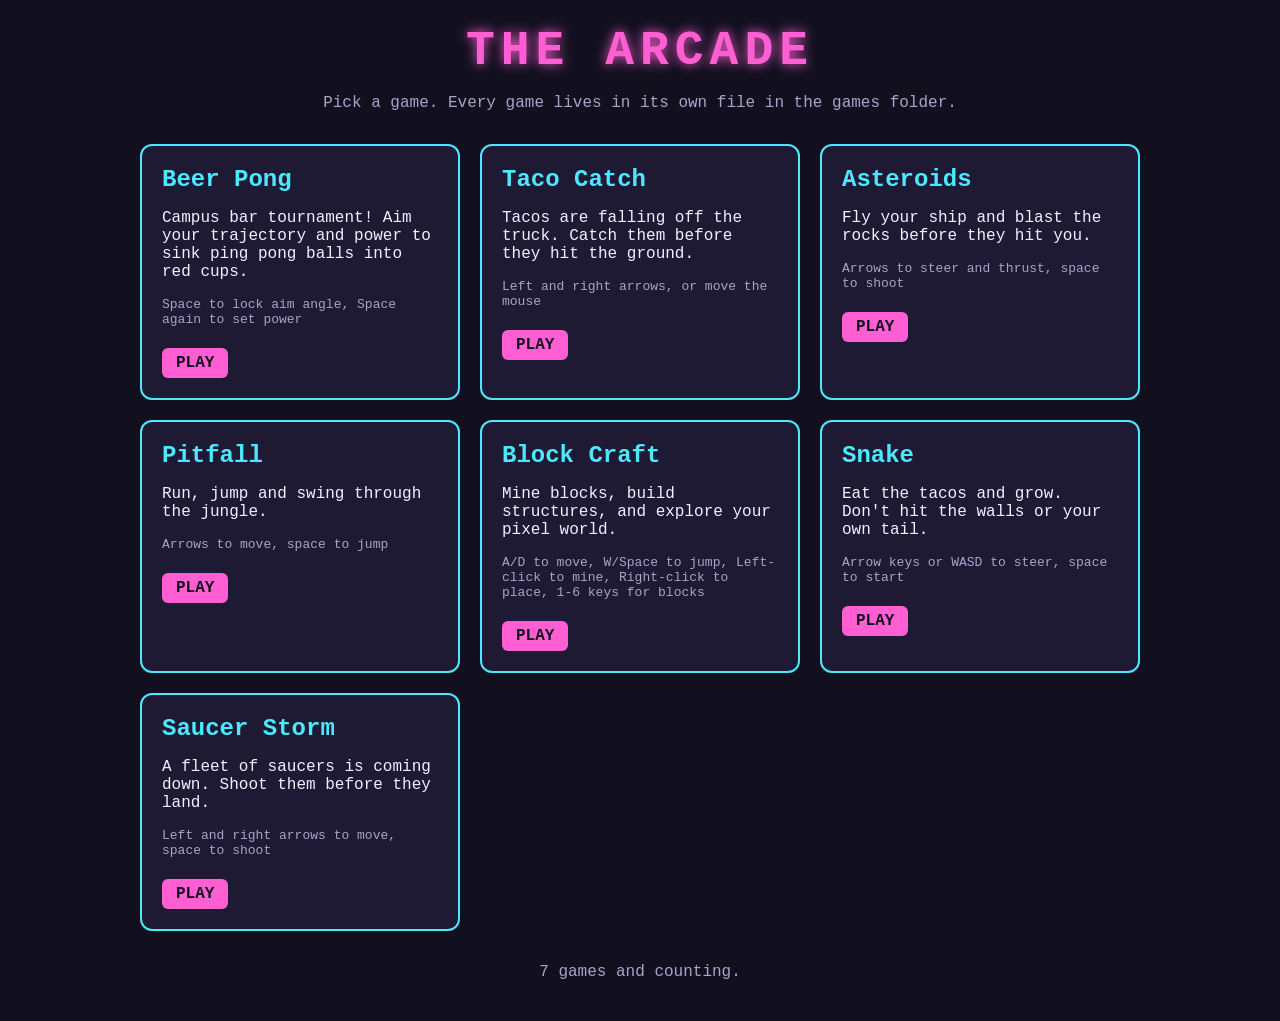
<file: index.html>
<!DOCTYPE html>
<html lang="en">
<head>
  <meta charset="UTF-8">
  <meta name="viewport" content="width=device-width, initial-scale=1.0">
  <title>The Arcade</title>
  <link rel="stylesheet" href="style.css">
</head>
<body>
  <header>
    <h1>THE ARCADE</h1>
    <p>Pick a game. Every game lives in its own file in the games folder.</p>
  </header>

  <main id="game-list"></main>

  <footer>
    <p><span id="game-count"></span> games and counting.</p>
  </footer>

  <!-- games.js holds the list of games. script.js turns that list into cards. -->
  <script src="games.js"></script>
  <script src="script.js"></script>
</body>
</html>
</file>
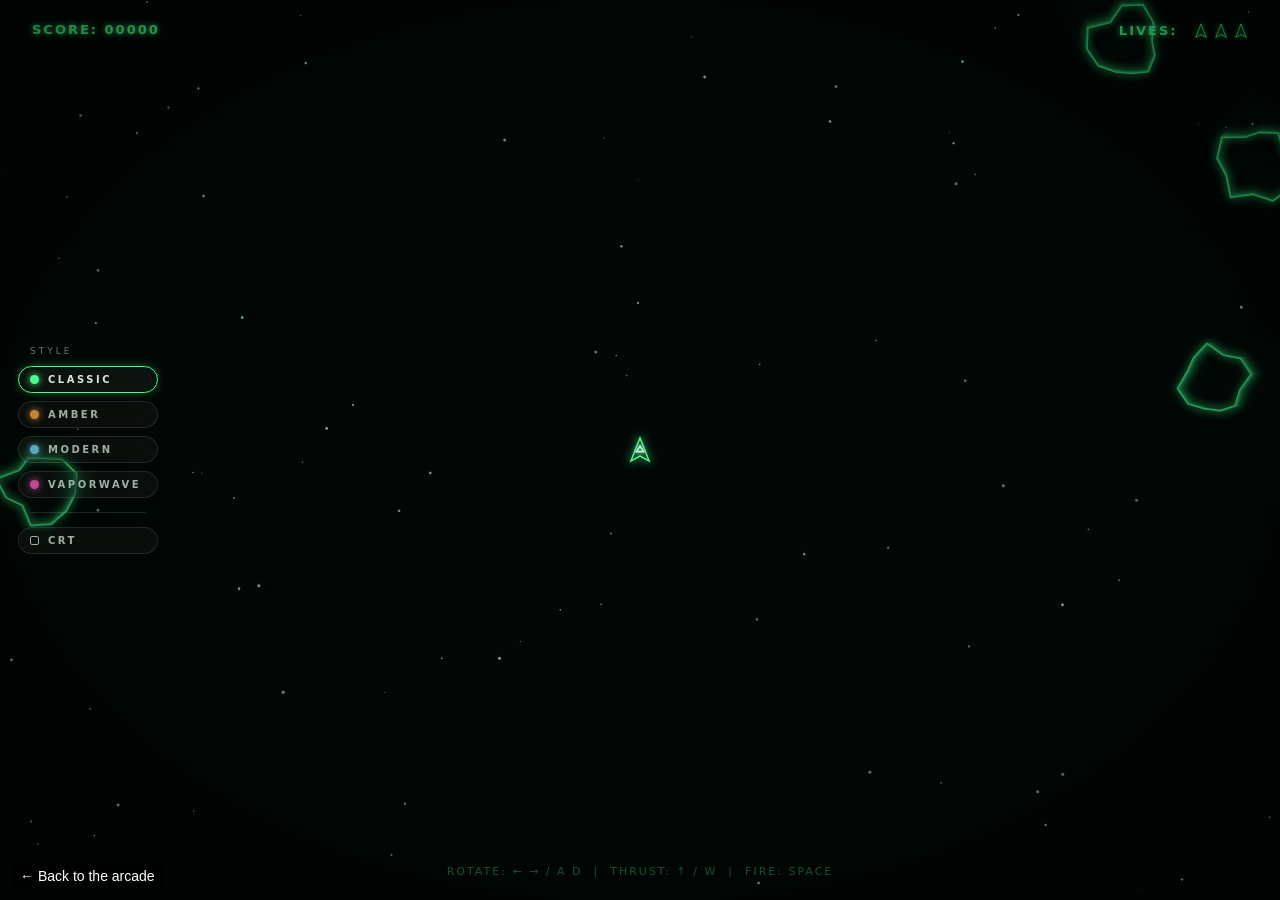
<file: games/asteroids.html>
<!DOCTYPE html>
<html lang="en">
<head>
<meta charset="UTF-8">
<meta name="viewport" content="width=device-width, initial-scale=1.0">
<title>ASTEROIDS V1</title>
<style>
  :root {
    --game-color: #46ff88;
    --accent-color: #b8ffd4;
    --chip-text: #d5e6dc;
    --bg-a: #04140b;
    --bg-b: #010604;
  }

  * { margin: 0; padding: 0; box-sizing: border-box; }

  body {
    background: radial-gradient(ellipse at center, var(--bg-a) 0%, var(--bg-b) 100%);
    overflow: hidden;
    font-family: -apple-system, BlinkMacSystemFont, 'Segoe UI', system-ui, sans-serif;
    color: var(--game-color);
  }

  canvas { display: block; cursor: crosshair; }

  #hud {
    position: fixed;
    top: 0; left: 0; right: 0;
    padding: 22px 32px;
    display: flex;
    justify-content: space-between;
    align-items: flex-start;
    font-size: 13px;
    letter-spacing: 2px;
    font-weight: 600;
    text-transform: uppercase;
    pointer-events: none;
    text-shadow: 0 0 6px var(--game-color);
    opacity: 0.92;
    z-index: 5;
  }

  #lives-icons { display: inline-flex; gap: 6px; margin-left: 10px; vertical-align: middle; }
  #lives-icons svg { display: block; }

  /* Active powerup indicators, under the score */
  #powerup-status {
    position: fixed;
    top: 56px; left: 32px;
    display: flex;
    flex-direction: column;
    gap: 6px;
    pointer-events: none;
    z-index: 5;
  }
  .pu-chip {
    display: inline-flex;
    align-items: center;
    gap: 8px;
    font-size: 10px;
    letter-spacing: 2px;
    font-weight: 700;
    text-transform: uppercase;
    padding: 4px 12px 4px 8px;
    border-radius: 999px;
    border: 1px solid currentColor;
    background: rgba(0, 0, 0, 0.35);
    width: fit-content;
    text-shadow: 0 0 6px currentColor;
    box-shadow: 0 0 10px -4px currentColor inset, 0 0 8px -4px currentColor;
  }
  .pu-chip .dot {
    width: 7px; height: 7px; border-radius: 50%;
    background: currentColor;
    box-shadow: 0 0 6px currentColor;
  }

  #message {
    position: fixed;
    top: 50%; left: 50%;
    transform: translate(-50%, -50%);
    text-align: center;
    letter-spacing: 4px;
    text-transform: uppercase;
    pointer-events: none;
    text-shadow: 0 0 10px var(--game-color);
    display: none;
    z-index: 5;
  }
  #message.visible { display: block; }
  #message .title { font-size: 40px; font-weight: 300; margin-bottom: 14px; }
  #message .subtitle { font-size: 13px; letter-spacing: 3px; font-weight: 400; opacity: 0.6; }

  /* Transient wave banner */
  #wave-banner {
    position: fixed;
    top: 34%; left: 50%;
    transform: translateX(-50%);
    font-size: 26px;
    font-weight: 300;
    letter-spacing: 10px;
    text-transform: uppercase;
    text-shadow: 0 0 12px var(--game-color);
    pointer-events: none;
    opacity: 0;
    z-index: 5;
  }
  #wave-banner.show { animation: wave-fade 2s ease forwards; }
  @keyframes wave-fade {
    0% { opacity: 0; transform: translateX(-50%) translateY(8px); }
    18% { opacity: 0.95; transform: translateX(-50%) translateY(0); }
    75% { opacity: 0.95; }
    100% { opacity: 0; }
  }

  #instructions {
    position: fixed;
    bottom: 22px; left: 0; right: 0;
    text-align: center;
    font-size: 11px;
    letter-spacing: 2px;
    text-transform: uppercase;
    opacity: 0.4;
    pointer-events: none;
    z-index: 5;
  }

  /* ============ Aesthetic chips (left edge) ============ */
  #style-dock {
    position: fixed;
    left: 18px;
    top: 50%;
    transform: translateY(-50%);
    display: flex;
    flex-direction: column;
    gap: 8px;
    z-index: 20;
  }
  #style-dock .dock-label {
    font-size: 9px;
    letter-spacing: 3px;
    text-transform: uppercase;
    color: var(--chip-text);
    opacity: 0.5;
    padding-left: 12px;
    margin-bottom: 2px;
  }
  .chip {
    display: flex;
    align-items: center;
    gap: 9px;
    padding: 7px 16px 7px 11px;
    border-radius: 999px;
    border: 1px solid rgba(255, 255, 255, 0.14);
    background: rgba(255, 255, 255, 0.05);
    backdrop-filter: blur(10px);
    -webkit-backdrop-filter: blur(10px);
    color: var(--chip-text);
    font-size: 10px;
    letter-spacing: 2.5px;
    font-weight: 600;
    text-transform: uppercase;
    cursor: pointer;
    user-select: none;
    transition: border-color 0.2s, box-shadow 0.2s, background 0.2s, opacity 0.2s;
    opacity: 0.75;
  }
  .chip:hover { opacity: 1; background: rgba(255, 255, 255, 0.09); }
  .chip .swatch {
    width: 9px; height: 9px;
    border-radius: 50%;
    background: var(--swatch, #fff);
    box-shadow: 0 0 7px var(--swatch, #fff);
    flex: none;
  }
  .chip.active {
    opacity: 1;
    border-color: var(--swatch, #fff);
    box-shadow: 0 0 14px -6px var(--swatch, #fff);
  }
  .chip.toggle .swatch { border-radius: 2px; }
  .chip.toggle:not(.active) .swatch { background: transparent; box-shadow: none; border: 1px solid var(--chip-text); }
  #style-dock .divider {
    height: 1px;
    margin: 6px 12px;
    background: rgba(255, 255, 255, 0.12);
  }

  /* Vignette, always on */
  #vignette {
    position: fixed;
    inset: 0;
    background: radial-gradient(ellipse at center, transparent 42%, rgba(0, 0, 0, 0.5) 100%);
    pointer-events: none;
    z-index: 10;
  }

  /* CRT scanlines, chip-toggled */
  #crt {
    position: fixed;
    inset: 0;
    pointer-events: none;
    z-index: 11;
    display: none;
    background: repeating-linear-gradient(
      0deg,
      transparent 0px, transparent 2px,
      rgba(0, 0, 0, 0.22) 3px, rgba(0, 0, 0, 0.22) 4px
    );
  }
  body.crt-on #crt { display: block; }
</style>
</head>
<body>
<a href="../index.html" style="position:fixed;left:10px;bottom:10px;z-index:9999;font:14px Arial,sans-serif;color:#fff;background:rgba(0,0,0,.6);padding:6px 10px;border-radius:6px;text-decoration:none;">&larr; Back to the arcade</a>

  <canvas id="game"></canvas>

  <div id="hud">
    <div id="score">Score: 0</div>
    <div id="lives">Lives: <span id="lives-icons"></span></div>
  </div>

  <div id="powerup-status"></div>

  <div id="message">
    <div class="title" id="message-title">GAME OVER</div>
    <div class="subtitle" id="message-subtitle">Press R to restart</div>
  </div>

  <div id="wave-banner"></div>

  <div id="style-dock">
    <div class="dock-label">Style</div>
    <div class="chip theme-chip active" data-theme="classic" style="--swatch:#46ff88"><span class="swatch"></span>Classic</div>
    <div class="chip theme-chip" data-theme="amber" style="--swatch:#ffb347"><span class="swatch"></span>Amber</div>
    <div class="chip theme-chip" data-theme="modern" style="--swatch:#7ad7ff"><span class="swatch"></span>Modern</div>
    <div class="chip theme-chip" data-theme="vaporwave" style="--swatch:#ff5ec4"><span class="swatch"></span>Vaporwave</div>
    <div class="divider"></div>
    <div class="chip toggle" id="crt-chip" style="--swatch:#ffffff"><span class="swatch"></span>CRT</div>
  </div>

  <div id="vignette"></div>
  <div id="crt"></div>

  <div id="instructions">
    Rotate: &larr; &rarr; / A D &nbsp;|&nbsp; Thrust: &uarr; / W &nbsp;|&nbsp; Fire: Space
  </div>

<script>
// ====================================================================
// CONSTANTS
// ====================================================================
const SHIP_ROTATE_SPEED = 0.09;
const SHIP_THRUST = 0.12;
const SHIP_FRICTION = 0.992;
const SHIP_RADIUS = 12;
const SHIP_INVULNERABILITY = 150;

const BULLET_SPEED = 8;
const BULLET_LIFETIME = 55;
const BULLET_COOLDOWN = 10;
const RAPID_COOLDOWN = 4;
const TRIPLE_SPREAD = 0.18;

const ASTEROID_SPEED_MIN = 0.4;
const ASTEROID_SPEED_MAX = 1.6;
const ASTEROID_VERTICES = 12;
const ASTEROID_SIZES = {
  LARGE:  { radius: 44, score: 20,  next: 'MEDIUM' },
  MEDIUM: { radius: 26, score: 50,  next: 'SMALL' },
  SMALL:  { radius: 14, score: 100, next: null }
};

const STARTING_ASTEROIDS = 4;

const POWERUP_CHANCE = 0.16;        // chance a broken asteroid drops one
const POWERUP_LIFETIME = 620;       // frames before an uncollected drop fades
const POWERUP_DURATION = 480;       // frames a timed powerup lasts (~8s)
const POWERUP_RADIUS = 13;
const POWERUP_TYPES = {
  SHIELD: { color: '#5ee0ff', label: 'Shield' },
  TRIPLE: { color: '#ff5ec4', label: 'Triple shot' },
  RAPID:  { color: '#ffd75e', label: 'Rapid fire' }
};

const STAR_COUNT = 90;

// ====================================================================
// THEMES — one palette drives both the canvas and the page chrome
// ====================================================================
const THEMES = {
  classic: {
    hull: '#46ff88', rock: '#2fbf6b', bullet: '#c8ffe0',
    flameOuter: '#ff7a2f', flameInner: '#ffd75e', flameCore: '#fff7e0',
    star: '#9fdcb8', fade: 'rgba(2, 10, 6, 0.35)',
    accent: '#b8ffd4', chipText: '#d5e6dc', bgA: '#04140b', bgB: '#010604'
  },
  amber: {
    hull: '#ffb347', rock: '#c98a3d', bullet: '#ffe6bf',
    flameOuter: '#ff5a2f', flameInner: '#ffcf5e', flameCore: '#fff3d6',
    star: '#e0b98a', fade: 'rgba(16, 9, 2, 0.35)',
    accent: '#ffd9a0', chipText: '#e8d9c4', bgA: '#1a0f03', bgB: '#070301'
  },
  modern: {
    hull: '#7ad7ff', rock: '#8fa3b8', bullet: '#e6f7ff',
    flameOuter: '#ff8a3d', flameInner: '#ffd75e', flameCore: '#ffffff',
    star: '#a8c5e0', fade: 'rgba(5, 10, 20, 0.35)',
    accent: '#c9ecff', chipText: '#d7e3ee', bgA: '#0a1424', bgB: '#050810'
  },
  vaporwave: {
    hull: '#ff5ec4', rock: '#9d7bff', bullet: '#5ee0ff',
    flameOuter: '#ff9e5e', flameInner: '#5ee0ff', flameCore: '#ffffff',
    star: '#d9a8ff', fade: 'rgba(26, 5, 42, 0.35)',
    accent: '#5ee0ff', chipText: '#ecd7f5', bgA: '#2d0a4a', bgB: '#12031f'
  }
};
let palette = THEMES.classic;

function applyTheme(name) {
  palette = THEMES[name];
  const root = document.documentElement.style;
  root.setProperty('--game-color', palette.hull);
  root.setProperty('--accent-color', palette.accent);
  root.setProperty('--chip-text', palette.chipText);
  root.setProperty('--bg-a', palette.bgA);
  root.setProperty('--bg-b', palette.bgB);
  document.querySelectorAll('.theme-chip').forEach(c =>
    c.classList.toggle('active', c.dataset.theme === name));
  makeStars();
  updateHud();
}

document.querySelectorAll('.theme-chip').forEach(chip => {
  chip.addEventListener('mousedown', e => e.preventDefault());
  chip.addEventListener('click', () => applyTheme(chip.dataset.theme));
});
const crtChip = document.getElementById('crt-chip');
crtChip.addEventListener('mousedown', e => e.preventDefault());
crtChip.addEventListener('click', () => {
  document.body.classList.toggle('crt-on');
  crtChip.classList.toggle('active');
});

// ====================================================================
// CANVAS SETUP
// ====================================================================
const canvas = document.getElementById('game');
const ctx = canvas.getContext('2d');

function resizeCanvas() {
  canvas.width = window.innerWidth;
  canvas.height = window.innerHeight;
  makeStars();
}

// ====================================================================
// STARFIELD
// ====================================================================
let stars = [];
function makeStars() {
  stars = [];
  for (let i = 0; i < STAR_COUNT; i++) {
    stars.push({
      x: Math.random() * canvas.width,
      y: Math.random() * canvas.height,
      r: 0.4 + Math.random() * 1.2,
      drift: 0.02 + Math.random() * 0.06,
      twinkle: Math.random() * Math.PI * 2
    });
  }
}

// ====================================================================
// GAME STATE
// ====================================================================
let ship, bullets, asteroids, powerups, particles, score, lives, wave, gameOver, fireCooldown;
const keys = {};

function initGame() {
  ship = {
    x: canvas.width / 2,
    y: canvas.height / 2,
    angle: -Math.PI / 2,
    vx: 0,
    vy: 0,
    thrusting: false,
    invulnerable: SHIP_INVULNERABILITY,
    shield: false,
    triple: 0,
    rapid: 0
  };
  bullets = [];
  asteroids = [];
  powerups = [];
  particles = [];
  score = 0;
  lives = 3;
  wave = 1;
  gameOver = false;
  fireCooldown = 0;
  spawnWave();
  updateHud();
  hideMessage();
}

function spawnWave() {
  const count = STARTING_ASTEROIDS + (wave - 1);
  for (let i = 0; i < count; i++) {
    spawnAsteroid('LARGE');
  }
  if (wave > 1) showWaveBanner('Wave ' + wave);
}

function spawnAsteroid(size, x, y) {
  if (x === undefined) {
    // Spawn on a random edge, away from the ship
    const side = Math.floor(Math.random() * 4);
    if (side === 0) { x = 0; y = Math.random() * canvas.height; }
    else if (side === 1) { x = canvas.width; y = Math.random() * canvas.height; }
    else if (side === 2) { x = Math.random() * canvas.width; y = 0; }
    else { x = Math.random() * canvas.width; y = canvas.height; }
  }
  const angle = Math.random() * Math.PI * 2;
  const speed = ASTEROID_SPEED_MIN + Math.random() * (ASTEROID_SPEED_MAX - ASTEROID_SPEED_MIN);
  const shape = [];
  for (let i = 0; i < ASTEROID_VERTICES; i++) {
    shape.push(0.55 + Math.random() * 0.45);
  }
  asteroids.push({
    x, y,
    vx: Math.cos(angle) * speed,
    vy: Math.sin(angle) * speed,
    angle: Math.random() * Math.PI * 2,
    rotation: (Math.random() - 0.5) * 0.025,
    size,
    radius: ASTEROID_SIZES[size].radius,
    shape
  });
}

function spawnPowerup(x, y) {
  const types = Object.keys(POWERUP_TYPES);
  const type = types[Math.floor(Math.random() * types.length)];
  const angle = Math.random() * Math.PI * 2;
  powerups.push({
    x, y,
    vx: Math.cos(angle) * 0.35,
    vy: Math.sin(angle) * 0.35,
    type,
    life: POWERUP_LIFETIME,
    pulse: Math.random() * Math.PI * 2
  });
}

// ====================================================================
// PARTICLES — exhaust sparks and explosion debris
// ====================================================================
function spawnParticles(x, y, color, count, speedMax, lifeBase) {
  for (let i = 0; i < count; i++) {
    const angle = Math.random() * Math.PI * 2;
    const speed = 0.4 + Math.random() * speedMax;
    particles.push({
      x, y,
      vx: Math.cos(angle) * speed,
      vy: Math.sin(angle) * speed,
      life: lifeBase + Math.random() * lifeBase * 0.6,
      maxLife: lifeBase * 1.6,
      color
    });
  }
}

function spawnExhaust() {
  // A spark or two shot backwards out of the nozzle
  if (Math.random() > 0.55) return;
  const backAngle = ship.angle + Math.PI + (Math.random() - 0.5) * 0.5;
  const speed = 1.2 + Math.random() * 1.4;
  particles.push({
    x: ship.x - Math.cos(ship.angle) * SHIP_RADIUS * 0.7,
    y: ship.y - Math.sin(ship.angle) * SHIP_RADIUS * 0.7,
    vx: Math.cos(backAngle) * speed + ship.vx,
    vy: Math.sin(backAngle) * speed + ship.vy,
    life: 14 + Math.random() * 10,
    maxLife: 24,
    color: Math.random() > 0.4 ? palette.flameOuter : palette.flameInner
  });
}

// ====================================================================
// INPUT
// ====================================================================
window.addEventListener('keydown', e => {
  keys[e.code] = true;
  if (['Space', 'ArrowUp', 'ArrowDown', 'ArrowLeft', 'ArrowRight'].includes(e.code)) {
    e.preventDefault();
  }
  if (gameOver && e.code === 'KeyR') {
    initGame();
  }
});
window.addEventListener('keyup', e => {
  keys[e.code] = false;
});

// ====================================================================
// UPDATE
// ====================================================================
function update() {
  // Starfield drifts even on the game-over screen
  for (const s of stars) {
    s.y += s.drift;
    s.twinkle += 0.03;
    if (s.y > canvas.height) { s.y = 0; s.x = Math.random() * canvas.width; }
  }

  // Particles keep burning out after game over too
  for (let i = particles.length - 1; i >= 0; i--) {
    const p = particles[i];
    p.x += p.vx;
    p.y += p.vy;
    p.vx *= 0.97;
    p.vy *= 0.97;
    p.life--;
    if (p.life <= 0) particles.splice(i, 1);
  }

  if (gameOver) return;

  // Ship rotation
  if (keys['ArrowLeft'] || keys['KeyA']) ship.angle -= SHIP_ROTATE_SPEED;
  if (keys['ArrowRight'] || keys['KeyD']) ship.angle += SHIP_ROTATE_SPEED;

  // Ship thrust
  ship.thrusting = !!(keys['ArrowUp'] || keys['KeyW']);
  if (ship.thrusting) {
    ship.vx += Math.cos(ship.angle) * SHIP_THRUST;
    ship.vy += Math.sin(ship.angle) * SHIP_THRUST;
    spawnExhaust();
  }

  // Friction and motion
  ship.vx *= SHIP_FRICTION;
  ship.vy *= SHIP_FRICTION;
  ship.x += ship.vx;
  ship.y += ship.vy;
  wrap(ship);

  // Timers
  if (ship.invulnerable > 0) ship.invulnerable--;
  if (ship.triple > 0) ship.triple--;
  if (ship.rapid > 0) ship.rapid--;

  // Firing
  if (fireCooldown > 0) fireCooldown--;
  if (keys['Space'] && fireCooldown === 0) {
    const spreads = ship.triple > 0 ? [-TRIPLE_SPREAD, 0, TRIPLE_SPREAD] : [0];
    for (const spread of spreads) {
      const a = ship.angle + spread;
      bullets.push({
        x: ship.x + Math.cos(a) * SHIP_RADIUS,
        y: ship.y + Math.sin(a) * SHIP_RADIUS,
        vx: Math.cos(a) * BULLET_SPEED + ship.vx,
        vy: Math.sin(a) * BULLET_SPEED + ship.vy,
        life: BULLET_LIFETIME
      });
    }
    fireCooldown = ship.rapid > 0 ? RAPID_COOLDOWN : BULLET_COOLDOWN;
  }

  // Bullets
  for (let i = bullets.length - 1; i >= 0; i--) {
    const b = bullets[i];
    b.x += b.vx;
    b.y += b.vy;
    b.life--;
    wrap(b);
    if (b.life <= 0) bullets.splice(i, 1);
  }

  // Asteroids
  for (const a of asteroids) {
    a.x += a.vx;
    a.y += a.vy;
    a.angle += a.rotation;
    wrap(a);
  }

  // Powerup drops
  for (let i = powerups.length - 1; i >= 0; i--) {
    const p = powerups[i];
    p.x += p.vx;
    p.y += p.vy;
    p.pulse += 0.08;
    p.life--;
    wrap(p);
    if (p.life <= 0) { powerups.splice(i, 1); continue; }
    if (distance(ship, p) < POWERUP_RADIUS + SHIP_RADIUS) {
      collectPowerup(p.type);
      spawnParticles(p.x, p.y, POWERUP_TYPES[p.type].color, 10, 2.2, 22);
      powerups.splice(i, 1);
    }
  }

  // Collisions: bullets vs asteroids
  for (let i = bullets.length - 1; i >= 0; i--) {
    const b = bullets[i];
    for (let j = asteroids.length - 1; j >= 0; j--) {
      const a = asteroids[j];
      if (distance(b, a) < a.radius) {
        bullets.splice(i, 1);
        score += ASTEROID_SIZES[a.size].score;
        breakAsteroid(j);
        updateHud();
        break;
      }
    }
  }

  // Collisions: ship vs asteroids
  if (ship.invulnerable === 0) {
    for (const a of asteroids) {
      if (distance(ship, a) < a.radius + SHIP_RADIUS) {
        if (ship.shield) {
          // The shield takes the hit
          ship.shield = false;
          ship.invulnerable = 60;
          spawnParticles(ship.x, ship.y, POWERUP_TYPES.SHIELD.color, 16, 2.6, 26);
          updateHud();
          break;
        }
        lives--;
        spawnParticles(ship.x, ship.y, palette.hull, 22, 3, 30);
        updateHud();
        if (lives <= 0) {
          gameOver = true;
          showMessage('GAME OVER', 'Press R to restart');
        } else {
          ship.x = canvas.width / 2;
          ship.y = canvas.height / 2;
          ship.vx = 0;
          ship.vy = 0;
          ship.invulnerable = SHIP_INVULNERABILITY;
        }
        break;
      }
    }
  }

  // Next wave
  if (asteroids.length === 0) {
    wave++;
    spawnWave();
  }
}

function collectPowerup(type) {
  if (type === 'SHIELD') ship.shield = true;
  if (type === 'TRIPLE') ship.triple = POWERUP_DURATION;
  if (type === 'RAPID') ship.rapid = POWERUP_DURATION;
  updateHud();
}

function breakAsteroid(idx) {
  const a = asteroids[idx];
  asteroids.splice(idx, 1);
  spawnParticles(a.x, a.y, palette.rock, a.size === 'LARGE' ? 14 : 8, 2.4, 24);
  spawnParticles(a.x, a.y, palette.bullet, 3, 1.6, 16);
  const next = ASTEROID_SIZES[a.size].next;
  if (next) {
    spawnAsteroid(next, a.x, a.y);
    spawnAsteroid(next, a.x, a.y);
  } else if (Math.random() < POWERUP_CHANCE) {
    spawnPowerup(a.x, a.y);
  }
}

function wrap(obj) {
  if (obj.x < 0) obj.x += canvas.width;
  if (obj.x > canvas.width) obj.x -= canvas.width;
  if (obj.y < 0) obj.y += canvas.height;
  if (obj.y > canvas.height) obj.y -= canvas.height;
}

function distance(a, b) {
  const dx = a.x - b.x;
  const dy = a.y - b.y;
  return Math.sqrt(dx * dx + dy * dy);
}

// ====================================================================
// DRAW
// ====================================================================
function draw() {
  // Trail effect — soft fade toward the theme's base tone
  ctx.fillStyle = palette.fade;
  ctx.fillRect(0, 0, canvas.width, canvas.height);

  drawStars();

  ctx.lineWidth = 1.5;

  drawAsteroids();
  drawPowerups();
  drawParticles();
  drawBullets();
  drawShip();

  ctx.shadowBlur = 0;
}

function drawStars() {
  ctx.save();
  ctx.shadowBlur = 0;
  ctx.fillStyle = palette.star;
  for (const s of stars) {
    ctx.globalAlpha = 0.25 + 0.3 * Math.abs(Math.sin(s.twinkle));
    ctx.beginPath();
    ctx.arc(s.x, s.y, s.r, 0, Math.PI * 2);
    ctx.fill();
  }
  ctx.restore();
}

function drawShip() {
  if (gameOver) return;
  // Flicker when invulnerable
  const flickering = ship.invulnerable > 0 && Math.floor(ship.invulnerable / 5) % 2 === 0;

  ctx.save();
  ctx.translate(ship.x, ship.y);

  // Shield ring sits outside the flicker so you can always see you have it
  if (ship.shield) {
    ctx.strokeStyle = POWERUP_TYPES.SHIELD.color;
    ctx.shadowColor = POWERUP_TYPES.SHIELD.color;
    ctx.shadowBlur = 10;
    ctx.globalAlpha = 0.55 + 0.25 * Math.sin(Date.now() / 180);
    ctx.beginPath();
    ctx.arc(0, 0, SHIP_RADIUS + 8, 0, Math.PI * 2);
    ctx.stroke();
    ctx.globalAlpha = 1;
  }

  ctx.rotate(ship.angle);

  // Rocket flame — layered: outer plume, inner tongue, white-hot core
  if (ship.thrusting && !flickering && Math.random() > 0.15) {
    const flick = 1 + Math.random() * 0.5;
    ctx.lineJoin = 'round';

    ctx.strokeStyle = palette.flameOuter;
    ctx.fillStyle = palette.flameOuter;
    ctx.shadowColor = palette.flameOuter;
    ctx.shadowBlur = 14;
    ctx.beginPath();
    ctx.moveTo(-SHIP_RADIUS * 0.5, -SHIP_RADIUS * 0.42);
    ctx.lineTo(-SHIP_RADIUS * (1.7 * flick), 0);
    ctx.lineTo(-SHIP_RADIUS * 0.5, SHIP_RADIUS * 0.42);
    ctx.closePath();
    ctx.globalAlpha = 0.85;
    ctx.fill();

    ctx.fillStyle = palette.flameInner;
    ctx.shadowColor = palette.flameInner;
    ctx.shadowBlur = 10;
    ctx.beginPath();
    ctx.moveTo(-SHIP_RADIUS * 0.5, -SHIP_RADIUS * 0.24);
    ctx.lineTo(-SHIP_RADIUS * (1.15 * flick), 0);
    ctx.lineTo(-SHIP_RADIUS * 0.5, SHIP_RADIUS * 0.24);
    ctx.closePath();
    ctx.fill();

    ctx.fillStyle = palette.flameCore;
    ctx.shadowBlur = 6;
    ctx.beginPath();
    ctx.moveTo(-SHIP_RADIUS * 0.5, -SHIP_RADIUS * 0.1);
    ctx.lineTo(-SHIP_RADIUS * 0.78, 0);
    ctx.lineTo(-SHIP_RADIUS * 0.5, SHIP_RADIUS * 0.1);
    ctx.closePath();
    ctx.fill();
    ctx.globalAlpha = 1;
  }

  // Hull
  if (!flickering) {
    ctx.strokeStyle = palette.hull;
    ctx.shadowColor = palette.hull;
    ctx.shadowBlur = 8;
    ctx.beginPath();
    ctx.moveTo(SHIP_RADIUS, 0);
    ctx.lineTo(-SHIP_RADIUS * 0.9, -SHIP_RADIUS * 0.75);
    ctx.lineTo(-SHIP_RADIUS * 0.5, 0);
    ctx.lineTo(-SHIP_RADIUS * 0.9, SHIP_RADIUS * 0.75);
    ctx.closePath();
    ctx.stroke();

    // Cockpit accent — a second color on the ship itself
    ctx.strokeStyle = palette.accent;
    ctx.shadowColor = palette.accent;
    ctx.shadowBlur = 5;
    ctx.beginPath();
    ctx.moveTo(SHIP_RADIUS * 0.35, 0);
    ctx.lineTo(-SHIP_RADIUS * 0.15, -SHIP_RADIUS * 0.3);
    ctx.lineTo(-SHIP_RADIUS * 0.15, SHIP_RADIUS * 0.3);
    ctx.closePath();
    ctx.stroke();
  }

  ctx.restore();
}

function drawBullets() {
  ctx.fillStyle = palette.bullet;
  ctx.shadowColor = palette.bullet;
  ctx.shadowBlur = 8;
  for (const b of bullets) {
    ctx.beginPath();
    ctx.arc(b.x, b.y, 2, 0, Math.PI * 2);
    ctx.fill();
  }
}

function drawAsteroids() {
  ctx.strokeStyle = palette.rock;
  ctx.shadowColor = palette.rock;
  ctx.shadowBlur = 8;
  for (const a of asteroids) {
    ctx.save();
    ctx.translate(a.x, a.y);
    ctx.rotate(a.angle);
    ctx.beginPath();
    for (let i = 0; i < a.shape.length; i++) {
      const angle = (i / a.shape.length) * Math.PI * 2;
      const r = a.radius * a.shape[i];
      const x = Math.cos(angle) * r;
      const y = Math.sin(angle) * r;
      if (i === 0) ctx.moveTo(x, y);
      else ctx.lineTo(x, y);
    }
    ctx.closePath();
    ctx.stroke();
    ctx.restore();
  }
}

function drawPowerups() {
  for (const p of powerups) {
    // Blink for the last ~2 seconds before despawning
    if (p.life < 120 && Math.floor(p.life / 8) % 2 === 0) continue;
    const c = POWERUP_TYPES[p.type].color;
    const pulse = 1 + 0.12 * Math.sin(p.pulse);

    ctx.save();
    ctx.translate(p.x, p.y);
    ctx.strokeStyle = c;
    ctx.fillStyle = c;
    ctx.shadowColor = c;
    ctx.shadowBlur = 12;

    // Hexagon container
    ctx.beginPath();
    for (let i = 0; i < 6; i++) {
      const a = (i / 6) * Math.PI * 2 - Math.PI / 2;
      const r = POWERUP_RADIUS * pulse;
      const x = Math.cos(a) * r;
      const y = Math.sin(a) * r;
      if (i === 0) ctx.moveTo(x, y);
      else ctx.lineTo(x, y);
    }
    ctx.closePath();
    ctx.stroke();

    // Glyph
    if (p.type === 'SHIELD') {
      ctx.beginPath();
      ctx.arc(0, 0, 5, 0, Math.PI * 2);
      ctx.stroke();
    } else if (p.type === 'TRIPLE') {
      for (const dx of [-4, 0, 4]) {
        ctx.beginPath();
        ctx.arc(dx, dx === 0 ? -2 : 2, 1.6, 0, Math.PI * 2);
        ctx.fill();
      }
    } else if (p.type === 'RAPID') {
      for (const dy of [-1, 4]) {
        ctx.beginPath();
        ctx.moveTo(-4, dy);
        ctx.lineTo(0, dy - 4);
        ctx.lineTo(4, dy);
        ctx.stroke();
      }
    }
    ctx.restore();
  }
}

function drawParticles() {
  ctx.save();
  for (const p of particles) {
    ctx.globalAlpha = Math.max(0, p.life / p.maxLife);
    ctx.fillStyle = p.color;
    ctx.shadowColor = p.color;
    ctx.shadowBlur = 6;
    ctx.beginPath();
    ctx.arc(p.x, p.y, 1.6, 0, Math.PI * 2);
    ctx.fill();
  }
  ctx.restore();
}

// ====================================================================
// HUD
// ====================================================================
const scoreEl = document.getElementById('score');
const livesIconsEl = document.getElementById('lives-icons');
const messageEl = document.getElementById('message');
const messageTitleEl = document.getElementById('message-title');
const messageSubtitleEl = document.getElementById('message-subtitle');
const powerupStatusEl = document.getElementById('powerup-status');
const waveBannerEl = document.getElementById('wave-banner');

function updateHud() {
  scoreEl.textContent = 'Score: ' + score.toString().padStart(5, '0');
  livesIconsEl.innerHTML = '';
  for (let i = 0; i < lives; i++) {
    const svg = `<svg width="14" height="18" viewBox="-12 -10 24 20" xmlns="http://www.w3.org/2000/svg">
      <polygon points="12,0 -11,-9 -6,0 -11,9" fill="none" stroke="${palette.hull}" stroke-width="1.5"
               transform="rotate(-90)" style="filter: drop-shadow(0 0 4px ${palette.hull})"/>
    </svg>`;
    livesIconsEl.insertAdjacentHTML('beforeend', svg);
  }
}

function updatePowerupStatus() {
  const active = [];
  if (ship.shield) active.push({ label: POWERUP_TYPES.SHIELD.label, color: POWERUP_TYPES.SHIELD.color, time: null });
  if (ship.triple > 0) active.push({ label: POWERUP_TYPES.TRIPLE.label, color: POWERUP_TYPES.TRIPLE.color, time: Math.ceil(ship.triple / 60) });
  if (ship.rapid > 0) active.push({ label: POWERUP_TYPES.RAPID.label, color: POWERUP_TYPES.RAPID.color, time: Math.ceil(ship.rapid / 60) });

  powerupStatusEl.innerHTML = active.map(a =>
    `<div class="pu-chip" style="color:${a.color}"><span class="dot"></span>${a.label}${a.time !== null ? ' · ' + a.time + 's' : ''}</div>`
  ).join('');
}

function showWaveBanner(text) {
  waveBannerEl.textContent = text;
  waveBannerEl.classList.remove('show');
  void waveBannerEl.offsetWidth; // restart the CSS animation
  waveBannerEl.classList.add('show');
}

function showMessage(title, subtitle) {
  messageTitleEl.textContent = title;
  messageSubtitleEl.textContent = subtitle;
  messageEl.classList.add('visible');
}

function hideMessage() {
  messageEl.classList.remove('visible');
}

// ====================================================================
// MAIN LOOP
// ====================================================================
function loop() {
  update();
  draw();
  updatePowerupStatus();
  requestAnimationFrame(loop);
}

resizeCanvas();
window.addEventListener('resize', resizeCanvas);
initGame();
loop();
</script>
</body>
</html>
</file>
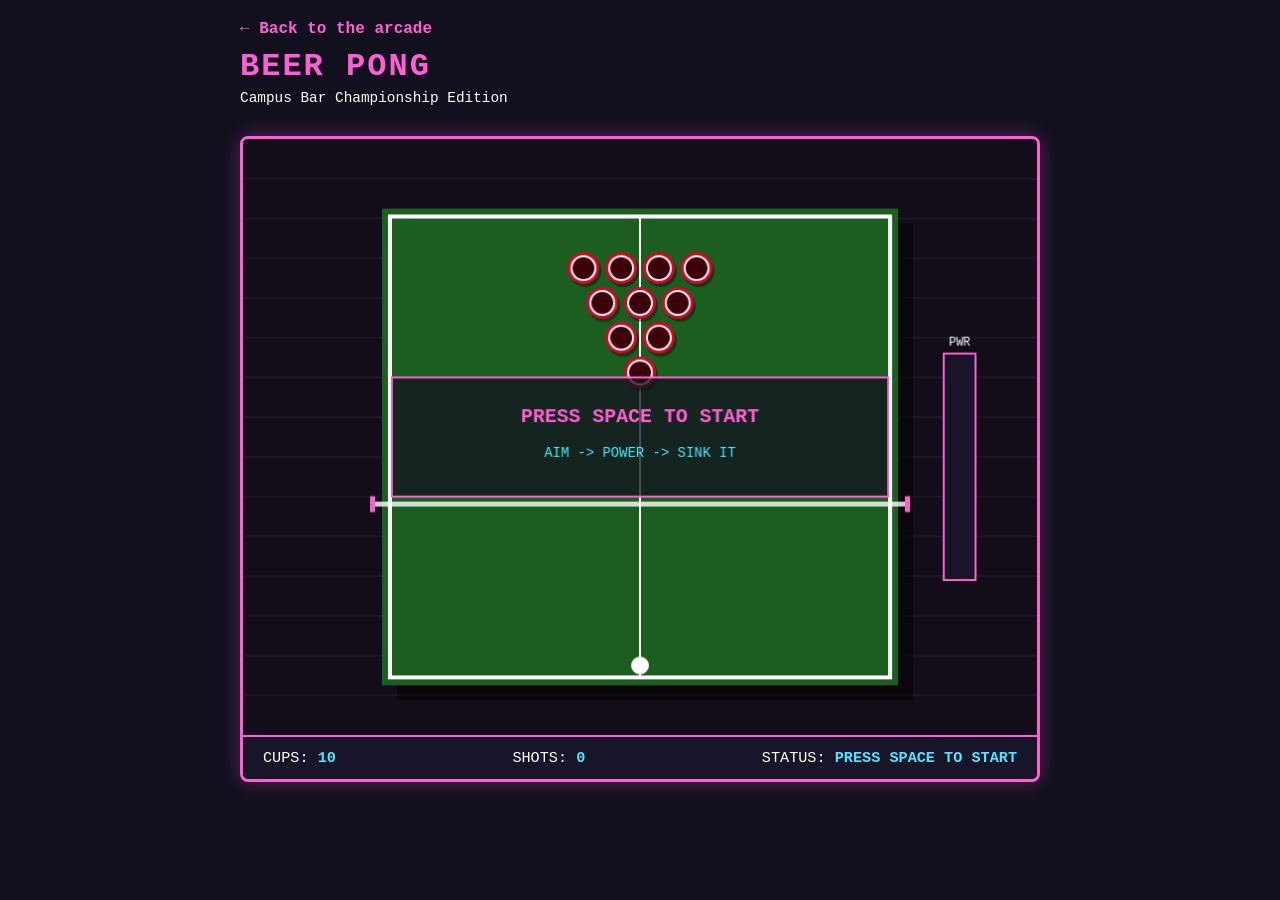
<file: games/beer-pong.html>
<!DOCTYPE html>
<html lang="en">
<head>
  <meta charset="UTF-8">
  <meta name="viewport" content="width=device-width, initial-scale=1.0">
  <title>Beer Pong - The Arcade</title>
  <style>
    * {
      box-sizing: border-box;
      margin: 0;
      padding: 0;
    }
    body {
      background-color: #12101f;
      color: #4de8ff;
      font-family: "Courier New", monospace;
      display: flex;
      flex-direction: column;
      align-items: center;
      min-height: 100vh;
      padding: 20px;
    }
    header {
      width: 100%;
      max-width: 800px;
      margin-bottom: 15px;
    }
    a.back-link {
      color: #ff5fd2;
      text-decoration: none;
      font-weight: bold;
      display: inline-block;
      margin-bottom: 10px;
    }
    a.back-link:hover {
      text-decoration: underline;
    }
    h1 {
      color: #ff5fd2;
      font-size: 2rem;
      margin-bottom: 5px;
      text-transform: uppercase;
      letter-spacing: 2px;
    }
    p.sub {
      color: #ffffff;
      font-size: 0.9rem;
      margin-bottom: 15px;
    }
    #game-container {
      position: relative;
      width: 100%;
      max-width: 800px;
      background-color: #0d0b18;
      border: 3px solid #ff5fd2;
      border-radius: 8px;
      overflow: hidden;
      box-shadow: 0 0 20px rgba(255, 95, 210, 0.3);
    }
    canvas {
      display: block;
      width: 100%;
      height: auto;
      background: #12101f;
    }
    .hud {
      display: flex;
      justify-content: space-between;
      padding: 12px 20px;
      background: #181528;
      border-top: 2px solid #ff5fd2;
      color: #ffffff;
      font-size: 0.95rem;
    }
    .hud span {
      color: #4de8ff;
      font-weight: bold;
    }
  </style>
</head>
<body>
  <header>
    <a href="../index.html" class="back-link">&larr; Back to the arcade</a>
    <h1>Beer Pong</h1>
    <p class="sub">Campus Bar Championship Edition</p>
  </header>

  <div id="game-container">
    <canvas id="pongCanvas" width="800" height="600"></canvas>
    <div class="hud">
      <div>CUPS: <span id="cups-val">10</span></div>
      <div>SHOTS: <span id="shots-val">0</span></div>
      <div>STATUS: <span id="status-val">PRESS SPACE TO START</span></div>
    </div>
  </div>

  <script>
    const canvas = document.getElementById('pongCanvas');
    const ctx = canvas.getContext('2d');

    const cupsVal = document.getElementById('cups-val');
    const shotsVal = document.getElementById('shots-val');
    const statusVal = document.getElementById('status-val');

    // Game States
    const STATE_START = 0;
    const STATE_AIMING = 1;
    const STATE_POWERING = 2;
    const STATE_THROWN = 3;
    const STATE_RESULT = 4;
    const STATE_GAMEOVER = 5;

    let state = STATE_START;

    let cups = [];
    let shotsTaken = 0;
    let aimAngle = 0; // Radians (-0.65 to 0.65)
    let aimSpeed = 0.025;
    let power = 0; // 0 to 1
    let powerSpeed = 0.03;
    let powerDir = 1;

    let ball = {
      startX: 400,
      startY: 530,
      x: 400,
      y: 530,
      targetX: 400,
      targetY: 200,
      z: 0,
      frame: 0,
      maxFrames: 40
    };

    let bannerMsg = "PRESS SPACE TO START";
    let subBannerMsg = "AIM -> POWER -> SINK IT";
    let resultTimer = 0;

    function initCups() {
      cups = [];
      const rows = [
        { count: 4, y: 130 },
        { count: 3, y: 165 },
        { count: 2, y: 200 },
        { count: 1, y: 235 }
      ];
      const spacing = 38;

      rows.forEach(row => {
        const startX = 400 - ((row.count - 1) * spacing) / 2;
        for (let i = 0; i < row.count; i++) {
          cups.push({
            x: startX + i * spacing,
            y: row.y,
            radius: 16,
            active: true
          });
        }
      });
    }

    function resetGame() {
      initCups();
      shotsTaken = 0;
      aimAngle = 0;
      power = 0;
      powerDir = 1;
      state = STATE_START;
      bannerMsg = "PRESS SPACE TO AIM";
      subBannerMsg = "TIMING IS EVERYTHING";
      updateHUD();
    }

    function updateHUD() {
      const activeCups = cups.filter(c => c.active).length;
      cupsVal.textContent = activeCups;
      shotsVal.textContent = shotsTaken;

      if (state === STATE_START) statusVal.textContent = "PRESS SPACE TO AIM";
      else if (state === STATE_AIMING) statusVal.textContent = "SPACE TO LOCK AIM";
      else if (state === STATE_POWERING) statusVal.textContent = "SPACE TO LOCK POWER";
      else if (state === STATE_THROWN) statusVal.textContent = "BALL IN THE AIR...";
      else if (state === STATE_RESULT) statusVal.textContent = bannerMsg;
      else if (state === STATE_GAMEOVER) statusVal.textContent = "TABLE CLEARED!";
    }

    function update() {
      if (state === STATE_AIMING) {
        aimAngle += aimSpeed;
        if (aimAngle > 0.65 || aimAngle < -0.65) {
          aimSpeed = -aimSpeed;
        }
      } else if (state === STATE_POWERING) {
        power += powerSpeed * powerDir;
        if (power >= 1) {
          power = 1;
          powerDir = -1;
        } else if (power <= 0) {
          power = 0;
          powerDir = 1;
        }
      } else if (state === STATE_THROWN) {
        ball.frame++;
        const t = ball.frame / ball.maxFrames;
        ball.x = ball.startX + (ball.targetX - ball.startX) * t;
        ball.y = ball.startY + (ball.targetY - ball.startY) * t;
        // Parabolic arc for ball height (z)
        ball.z = Math.sin(t * Math.PI) * 130;

        if (ball.frame >= ball.maxFrames) {
          checkLand();
        }
      } else if (state === STATE_RESULT) {
        resultTimer--;
        if (resultTimer <= 0) {
          state = STATE_AIMING;
          bannerMsg = "PRESS SPACE TO LOCK AIM";
          updateHUD();
        }
      }
    }

    function checkLand() {
      shotsTaken++;
      let hitIdx = -1;
      let minDist = 999;

      cups.forEach((cup, idx) => {
        if (cup.active) {
          const dist = Math.hypot(cup.x - ball.targetX, cup.y - ball.targetY);
          if (dist < cup.radius + 2 && dist < minDist) {
            minDist = dist;
            hitIdx = idx;
          }
        }
      });

      if (hitIdx !== -1) {
        cups[hitIdx].active = false;
        bannerMsg = "SPLASH! CUP SUNK!";
      } else {
        bannerMsg = "MISS! TRY AGAIN!";
      }

      const cupsLeft = cups.filter(c => c.active).length;
      if (cupsLeft === 0) {
        state = STATE_GAMEOVER;
        bannerMsg = "VICTORY! TABLE CLEARED!";
        subBannerMsg = `COMPLETED IN ${shotsTaken} SHOTS! PRESS SPACE TO RESTART`;
      } else {
        state = STATE_RESULT;
        resultTimer = 70; // ~1.2s delay before next turn
      }
      updateHUD();
    }

    function drawTable() {
      // Bar floor background
      ctx.fillStyle = '#120d18';
      ctx.fillRect(0, 0, canvas.width, canvas.height);

      // Floor planks
      ctx.strokeStyle = '#1e1628';
      ctx.lineWidth = 2;
      for (let y = 0; y < canvas.height; y += 40) {
        ctx.beginPath();
        ctx.moveTo(0, y);
        ctx.lineTo(canvas.width, y);
        ctx.stroke();
      }

      // Ping pong table top (Green surface)
      const tableX = 140;
      const tableY = 70;
      const tableW = 520;
      const tableH = 480;

      // Table shadow
      ctx.fillStyle = 'rgba(0,0,0,0.5)';
      ctx.fillRect(tableX + 15, tableY + 15, tableW, tableH);

      // Green table top
      ctx.fillStyle = '#1b5e20';
      ctx.fillRect(tableX, tableY, tableW, tableH);

      // White boundary line
      ctx.strokeStyle = '#ffffff';
      ctx.lineWidth = 4;
      ctx.strokeRect(tableX + 8, tableY + 8, tableW - 16, tableH - 16);

      // Center line
      ctx.beginPath();
      ctx.moveTo(tableX + tableW / 2, tableY + 8);
      ctx.lineTo(tableX + tableW / 2, tableY + tableH - 8);
      ctx.lineWidth = 2;
      ctx.stroke();

      // Net across middle
      const netY = tableY + tableH * 0.62;
      ctx.strokeStyle = 'rgba(255,255,255,0.8)';
      ctx.lineWidth = 5;
      ctx.beginPath();
      ctx.moveTo(tableX - 10, netY);
      ctx.lineTo(tableX + tableW + 10, netY);
      ctx.stroke();

      // Net posts
      ctx.fillStyle = '#ff5fd2';
      ctx.fillRect(tableX - 12, netY - 8, 5, 16);
      ctx.fillRect(tableX + tableW + 7, netY - 8, 5, 16);
    }

    function drawCups() {
      cups.forEach(cup => {
        if (!cup.active) return;

        // Cup outer shadow
        ctx.beginPath();
        ctx.arc(cup.x + 2, cup.y + 3, cup.radius, 0, Math.PI * 2);
        ctx.fillStyle = 'rgba(0,0,0,0.4)';
        ctx.fill();

        // Red Solo Cup base body
        ctx.beginPath();
        ctx.arc(cup.x, cup.y, cup.radius, 0, Math.PI * 2);
        ctx.fillStyle = '#d90429';
        ctx.fill();

        // Inner white rim
        ctx.beginPath();
        ctx.arc(cup.x, cup.y, cup.radius - 3, 0, Math.PI * 2);
        ctx.fillStyle = '#ffffff';
        ctx.fill();

        // Liquid inside
        ctx.beginPath();
        ctx.arc(cup.x, cup.y, cup.radius - 5, 0, Math.PI * 2);
        ctx.fillStyle = '#3d0008';
        ctx.fill();
      });
    }

    function drawControlsHUD() {
      // Aim trajectory indicator
      if (state === STATE_AIMING || state === STATE_POWERING) {
        const aimLength = 160;
        const endX = 400 + Math.sin(aimAngle) * aimLength;
        const endY = 530 - Math.cos(aimAngle) * aimLength;

        ctx.strokeStyle = '#4de8ff';
        ctx.lineWidth = 3;
        ctx.setLineDash([6, 6]);
        ctx.beginPath();
        ctx.moveTo(400, 530);
        ctx.lineTo(endX, endY);
        ctx.stroke();
        ctx.setLineDash([]);

        // Target aim dot
        ctx.beginPath();
        ctx.arc(endX, endY, 5, 0, Math.PI * 2);
        ctx.fillStyle = '#4de8ff';
        ctx.fill();
      }

      // Power meter (Right side gauge)
      const gaugeX = 710;
      const gaugeY = 220;
      const gaugeW = 24;
      const gaugeH = 220;

      ctx.fillStyle = '#181528';
      ctx.fillRect(gaugeX - 4, gaugeY - 4, gaugeW + 8, gaugeH + 8);
      ctx.strokeStyle = '#ff5fd2';
      ctx.lineWidth = 2;
      ctx.strokeRect(gaugeX - 4, gaugeY - 4, gaugeW + 8, gaugeH + 8);

      // Meter fill
      const fillH = power * gaugeH;
      ctx.fillStyle = '#ff5fd2';
      ctx.fillRect(gaugeX, gaugeY + (gaugeH - fillH), gaugeW, fillH);

      // Power label
      ctx.fillStyle = '#ffffff';
      ctx.font = '12px "Courier New", monospace';
      ctx.textAlign = 'center';
      ctx.fillText('PWR', gaugeX + gaugeW / 2, gaugeY - 12);
    }

    function drawBall() {
      if (state === STATE_THROWN) {
        // Shadow on table
        ctx.beginPath();
        ctx.ellipse(ball.x, ball.y, 8, 4, 0, 0, Math.PI * 2);
        ctx.fillStyle = 'rgba(0,0,0,0.3)';
        ctx.fill();

        // Flying ball
        const renderY = ball.y - ball.z;
        ctx.beginPath();
        ctx.arc(ball.x, renderY, 9, 0, Math.PI * 2);
        ctx.fillStyle = '#ffffff';
        ctx.fill();
        ctx.strokeStyle = '#dddddd';
        ctx.lineWidth = 1;
        ctx.stroke();
      } else if (state === STATE_AIMING || state === STATE_POWERING || state === STATE_START) {
        // Ball waiting at bottom
        ctx.beginPath();
        ctx.arc(400, 530, 9, 0, Math.PI * 2);
        ctx.fillStyle = '#ffffff';
        ctx.fill();
      }
    }

    function drawOverlay() {
      if (state === STATE_START || state === STATE_GAMEOVER || state === STATE_RESULT) {
        ctx.fillStyle = 'rgba(18, 16, 31, 0.75)';
        ctx.fillRect(150, 240, 500, 120);
        ctx.strokeStyle = '#ff5fd2';
        ctx.lineWidth = 2;
        ctx.strokeRect(150, 240, 500, 120);

        ctx.fillStyle = '#ff5fd2';
        ctx.font = 'bold 20px "Courier New", monospace';
        ctx.textAlign = 'center';
        ctx.fillText(bannerMsg, 400, 285);

        ctx.fillStyle = '#4de8ff';
        ctx.font = '14px "Courier New", monospace';
        ctx.fillText(subBannerMsg, 400, 320);
      }
    }

    function render() {
      ctx.clearRect(0, 0, canvas.width, canvas.height);
      drawTable();
      drawCups();
      drawControlsHUD();
      drawBall();
      drawOverlay();
    }

    function gameLoop() {
      update();
      render();
      requestAnimationFrame(gameLoop);
    }

    // Input Handling
    window.addEventListener('keydown', (e) => {
      if (e.code === 'Space') {
        e.preventDefault();

        if (state === STATE_START) {
          state = STATE_AIMING;
          bannerMsg = "";
          updateHUD();
        } else if (state === STATE_AIMING) {
          state = STATE_POWERING;
          updateHUD();
        } else if (state === STATE_POWERING) {
          state = STATE_THROWN;
          ball.startX = 400;
          ball.startY = 530;
          ball.frame = 0;

          // Compute target location based on aim angle and power bar
          const dist = 120 + power * 340;
          ball.targetY = ball.startY - dist;
          ball.targetX = ball.startX + Math.sin(aimAngle) * dist;

          updateHUD();
        } else if (state === STATE_GAMEOVER) {
          resetGame();
        }
      }
    });

    initCups();
    gameLoop();
  </script>
</body>
</html>
</file>
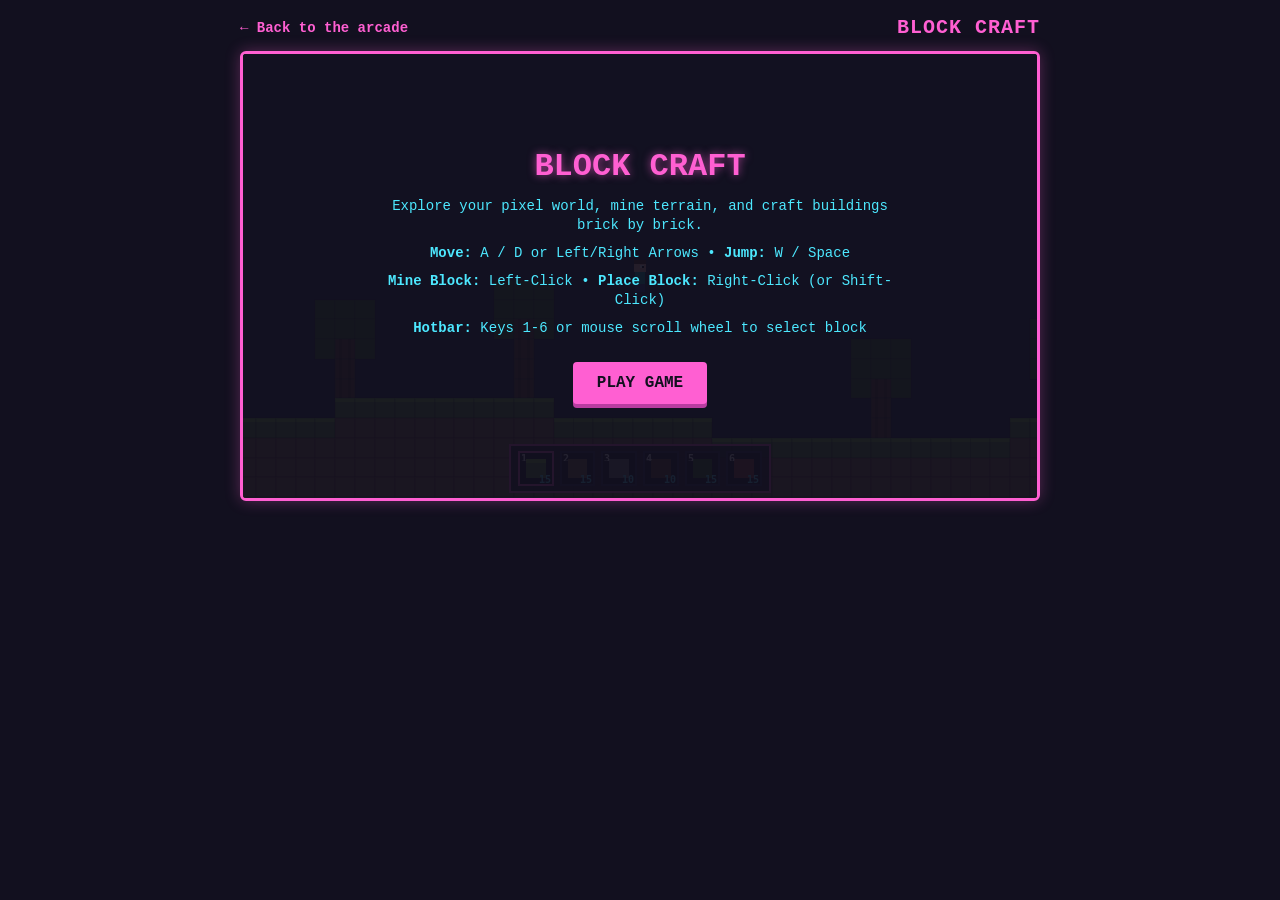
<file: games/minecraft.html>
<!DOCTYPE html>
<html lang="en">
<head>
  <meta charset="UTF-8">
  <meta name="viewport" content="width=device-width, initial-scale=1.0">
  <title>Block Craft - The Arcade</title>
  <style>
    * {
      box-sizing: border-box;
      margin: 0;
      padding: 0;
      user-select: none;
    }
    body {
      background-color: #12101f;
      color: #4de8ff;
      font-family: "Courier New", monospace;
      display: flex;
      flex-direction: column;
      align-items: center;
      min-height: 100vh;
      padding: 16px;
    }
    header {
      width: 100%;
      max-width: 800px;
      display: flex;
      justify-content: space-between;
      align-items: center;
      margin-bottom: 12px;
    }
    a.back-link {
      color: #ff5fd2;
      text-decoration: none;
      font-weight: bold;
      font-size: 14px;
    }
    a.back-link:hover {
      text-decoration: underline;
    }
    h1 {
      font-size: 20px;
      color: #ff5fd2;
      letter-spacing: 1px;
    }
    #game-container {
      position: relative;
      width: 100%;
      max-width: 800px;
      aspect-ratio: 16 / 9;
      background: #000;
      border: 3px solid #ff5fd2;
      border-radius: 6px;
      overflow: hidden;
      box-shadow: 0 0 15px rgba(255, 95, 210, 0.3);
    }
    canvas {
      width: 100%;
      height: 100%;
      display: block;
      image-rendering: pixelated;
    }
    .overlay {
      position: absolute;
      inset: 0;
      background: rgba(18, 16, 31, 0.92);
      display: flex;
      flex-direction: column;
      justify-content: center;
      align-items: center;
      text-align: center;
      padding: 24px;
      z-index: 10;
    }
    .overlay h2 {
      font-size: 32px;
      color: #ff5fd2;
      margin-bottom: 12px;
      text-shadow: 0 0 8px rgba(255, 95, 210, 0.6);
    }
    .overlay p {
      color: #4de8ff;
      font-size: 14px;
      margin-bottom: 8px;
      max-width: 520px;
      line-height: 1.4;
    }
    .start-btn {
      margin-top: 16px;
      padding: 12px 24px;
      font-family: inherit;
      font-size: 16px;
      font-weight: bold;
      background: #ff5fd2;
      color: #12101f;
      border: none;
      border-radius: 4px;
      cursor: pointer;
      box-shadow: 0 4px 0 #b83da0;
    }
    .start-btn:active {
      transform: translateY(2px);
      box-shadow: 0 2px 0 #b83da0;
    }
    .touch-controls {
      display: none;
      width: 100%;
      max-width: 800px;
      justify-content: space-between;
      margin-top: 12px;
    }
    @media (max-width: 768px) {
      .touch-controls {
        display: flex;
      }
    }
    .touch-group {
      display: flex;
      gap: 8px;
    }
    .t-btn {
      width: 52px;
      height: 52px;
      background: rgba(255, 95, 210, 0.2);
      border: 2px solid #ff5fd2;
      color: #4de8ff;
      font-size: 16px;
      font-weight: bold;
      border-radius: 8px;
      display: flex;
      align-items: center;
      justify-content: center;
      touch-action: manipulation;
    }
    .t-btn:active {
      background: rgba(255, 95, 210, 0.6);
    }
  </style>
</head>
<body>
  <header>
    <a href="../index.html" class="back-link">&larr; Back to the arcade</a>
    <h1>BLOCK CRAFT</h1>
  </header>

  <div id="game-container">
    <canvas id="canvas" width="800" height="450"></canvas>
    <div id="start-screen" class="overlay">
      <h2>BLOCK CRAFT</h2>
      <p>Explore your pixel world, mine terrain, and craft buildings brick by brick.</p>
      <p><strong>Move:</strong> A / D or Left/Right Arrows &bull; <strong>Jump:</strong> W / Space</p>
      <p><strong>Mine Block:</strong> Left-Click &bull; <strong>Place Block:</strong> Right-Click (or Shift-Click)</p>
      <p><strong>Hotbar:</strong> Keys 1-6 or mouse scroll wheel to select block</p>
      <button class="start-btn" id="start-btn">PLAY GAME</button>
    </div>
  </div>

  <div class="touch-controls">
    <div class="touch-group">
      <div class="t-btn" id="btn-left">&larr;</div>
      <div class="t-btn" id="btn-right">&rarr;</div>
    </div>
    <div class="touch-group">
      <div class="t-btn" id="btn-mode">MINE</div>
      <div class="t-btn" id="btn-jump">&#8593;</div>
    </div>
  </div>

  <script>
    // Audio Synthesizer (No external sound files required)
    const AudioCtx = window.AudioContext || window.webkitAudioContext;
    let audioCtx;
    function playSound(type) {
      if (!audioCtx) audioCtx = new AudioCtx();
      if (audioCtx.state === 'suspended') audioCtx.resume();
      const osc = audioCtx.createOscillator();
      const gain = audioCtx.createGain();
      osc.connect(gain);
      gain.connect(audioCtx.destination);
      const now = audioCtx.currentTime;

      if (type === 'mine') {
        osc.type = 'triangle';
        osc.frequency.setValueAtTime(160, now);
        osc.frequency.exponentialRampToValueAtTime(60, now + 0.08);
        gain.gain.setValueAtTime(0.3, now);
        gain.gain.linearRampToValueAtTime(0.01, now + 0.08);
        osc.start(now);
        osc.stop(now + 0.08);
      } else if (type === 'place') {
        osc.type = 'sine';
        osc.frequency.setValueAtTime(300, now);
        osc.frequency.exponentialRampToValueAtTime(450, now + 0.06);
        gain.gain.setValueAtTime(0.3, now);
        gain.gain.linearRampToValueAtTime(0.01, now + 0.06);
        osc.start(now);
        osc.stop(now + 0.06);
      } else if (type === 'jump') {
        osc.type = 'square';
        osc.frequency.setValueAtTime(150, now);
        osc.frequency.exponentialRampToValueAtTime(300, now + 0.1);
        gain.gain.setValueAtTime(0.15, now);
        gain.gain.linearRampToValueAtTime(0.01, now + 0.1);
        osc.start(now);
        osc.stop(now + 0.1);
      }
    }

    // World & Block Definitions
    const TILE_SIZE = 20;
    const WORLD_COLS = 120;
    const WORLD_ROWS = 60;
    
    const BLOCKS = {
      0: { name: 'Air', solid: false, color: null },
      1: { name: 'Grass', solid: true, color: '#5b8c31', topColor: '#7cbd38' },
      2: { name: 'Dirt', solid: true, color: '#866043' },
      3: { name: 'Stone', solid: true, color: '#757575' },
      4: { name: 'Wood', solid: true, color: '#61462b' },
      5: { name: 'Leaves', solid: true, color: '#37681e' },
      6: { name: 'Brick', solid: true, color: '#9e4636' },
      7: { name: 'Bedrock', solid: true, color: '#2b2b2b', unbreakable: true }
    };

    const HOTBAR_ITEMS = [1, 2, 3, 4, 5, 6];
    let world = [];
    let inventory = { 1: 15, 2: 15, 3: 10, 4: 10, 5: 15, 6: 15 };
    let selectedHotbarIdx = 0;
    let touchMode = 'mine';

    // Player State
    const player = {
      x: 0,
      y: 0,
      vx: 0,
      vy: 0,
      width: 14,
      height: 32,
      grounded: false,
      facing: 'right'
    };

    const keys = {};
    let mouse = { worldX: 0, worldY: 0, gridX: 0, gridY: 0 };
    let gameStarted = false;

    const canvas = document.getElementById('canvas');
    const ctx = canvas.getContext('2d');
    const startScreen = document.getElementById('start-screen');
    const startBtn = document.getElementById('start-btn');

    // World Generation Algorithm
    function generateWorld() {
      world = new Array(WORLD_ROWS).fill(0).map(() => new Array(WORLD_COLS).fill(0));
      const surfaceLevel = 24;
      
      for (let x = 0; x < WORLD_COLS; x++) {
        const heightOffset = Math.floor(
          Math.sin(x * 0.1) * 3 + Math.sin(x * 0.04) * 5
        );
        const groundY = surfaceLevel + heightOffset;

        for (let y = 0; y < WORLD_ROWS; y++) {
          if (y === WORLD_ROWS - 1) {
            world[y][x] = 7; // Bedrock bottom
          } else if (y > groundY + 4) {
            world[y][x] = 3; // Deep stone
          } else if (y > groundY) {
            world[y][x] = 2; // Dirt
          } else if (y === groundY) {
            world[y][x] = 1; // Top grass
          }
        }

        // Procedural Tree Generation
        if (x > 5 && x < WORLD_COLS - 5 && x % 9 === 0 && Math.random() > 0.3) {
          const treeBaseY = groundY - 1;
          const treeHeight = 3 + Math.floor(Math.random() * 2);
          
          for (let th = 0; th < treeHeight; th++) {
            if (treeBaseY - th >= 0) world[treeBaseY - th][x] = 4;
          }
          const topY = treeBaseY - treeHeight;
          for (let ly = topY - 1; ly <= topY + 1; ly++) {
            for (let lx = x - 1; lx <= x + 1; lx++) {
              if (ly >= 0 && ly < WORLD_ROWS && lx >= 0 && lx < WORLD_COLS) {
                if (world[ly][lx] === 0) world[ly][lx] = 5;
              }
            }
          }
        }
      }

      player.x = (WORLD_COLS / 2) * TILE_SIZE;
      player.y = (surfaceLevel - 6) * TILE_SIZE;
    }

    // Input Handlers
    window.addEventListener('keydown', (e) => {
      keys[e.code] = true;
      if (e.code.startsWith('Digit')) {
        const num = parseInt(e.code.replace('Digit', ''));
        if (num >= 1 && num <= 6) selectedHotbarIdx = num - 1;
      }
      if (!gameStarted && (e.code === 'Space' || e.code === 'Enter')) {
        startGame();
      }
    });

    window.addEventListener('keyup', (e) => {
      keys[e.code] = false;
    });

    canvas.addEventListener('mousemove', (e) => {
      const rect = canvas.getBoundingClientRect();
      const scaleX = canvas.width / rect.width;
      const scaleY = canvas.height / rect.height;
      const mouseX = (e.clientX - rect.left) * scaleX;
      const mouseY = (e.clientY - rect.top) * scaleY;

      const camX = player.x + player.width / 2 - canvas.width / 2;
      const camY = player.y + player.height / 2 - canvas.height / 2;

      mouse.worldX = mouseX + camX;
      mouse.worldY = mouseY + camY;
      mouse.gridX = Math.floor(mouse.worldX / TILE_SIZE);
      mouse.gridY = Math.floor(mouse.worldY / TILE_SIZE);
    });

    canvas.addEventListener('wheel', (e) => {
      if (e.deltaY > 0) {
        selectedHotbarIdx = (selectedHotbarIdx + 1) % HOTBAR_ITEMS.length;
      } else if (e.deltaY < 0) {
        selectedHotbarIdx = (selectedHotbarIdx - 1 + HOTBAR_ITEMS.length) % HOTBAR_ITEMS.length;
      }
    });

    canvas.addEventListener('mousedown', (e) => {
      if (!gameStarted) return;
      e.preventDefault();
      if (e.button === 0 && !e.shiftKey) {
        handleMine();
      } else if (e.button === 2 || (e.button === 0 && e.shiftKey)) {
        handlePlace();
      }
    });

    canvas.addEventListener('contextmenu', (e) => e.preventDefault());

    // Mobile touch controls
    document.getElementById('btn-left').addEventListener('touchstart', (e) => { e.preventDefault(); keys['KeyA'] = true; });
    document.getElementById('btn-left').addEventListener('touchend', (e) => { e.preventDefault(); keys['KeyA'] = false; });
    document.getElementById('btn-right').addEventListener('touchstart', (e) => { e.preventDefault(); keys['KeyD'] = true; });
    document.getElementById('btn-right').addEventListener('touchend', (e) => { e.preventDefault(); keys['KeyD'] = false; });
    document.getElementById('btn-jump').addEventListener('touchstart', (e) => { e.preventDefault(); keys['KeyW'] = true; });
    document.getElementById('btn-jump').addEventListener('touchend', (e) => { e.preventDefault(); keys['KeyW'] = false; });
    
    const modeBtn = document.getElementById('btn-mode');
    modeBtn.addEventListener('click', () => {
      touchMode = touchMode === 'mine' ? 'place' : 'mine';
      modeBtn.innerText = touchMode.toUpperCase();
    });

    canvas.addEventListener('touchstart', (e) => {
      if (!gameStarted) return;
      const touch = e.touches[0];
      const rect = canvas.getBoundingClientRect();
      const scaleX = canvas.width / rect.width;
      const scaleY = canvas.height / rect.height;
      const mouseX = (touch.clientX - rect.left) * scaleX;
      const mouseY = (touch.clientY - rect.top) * scaleY;
      const camX = player.x + player.width / 2 - canvas.width / 2;
      const camY = player.y + player.height / 2 - canvas.height / 2;
      mouse.gridX = Math.floor((mouseX + camX) / TILE_SIZE);
      mouse.gridY = Math.floor((mouseY + camY) / TILE_SIZE);

      if (touchMode === 'mine') handleMine();
      else handlePlace();
    });

    function isBlockInRange(gx, gy) {
      const pGx = Math.floor((player.x + player.width / 2) / TILE_SIZE);
      const pGy = Math.floor((player.y + player.height / 2) / TILE_SIZE);
      return Math.hypot(gx - pGx, gy - pGy) <= 6;
    }

    function handleMine() {
      const gx = mouse.gridX;
      const gy = mouse.gridY;
      if (gx < 0 || gx >= WORLD_COLS || gy < 0 || gy >= WORLD_ROWS) return;
      if (!isBlockInRange(gx, gy)) return;

      const blockType = world[gy][gx];
      if (blockType !== 0 && !BLOCKS[blockType].unbreakable) {
        inventory[blockType] = (inventory[blockType] || 0) + 1;
        world[gy][gx] = 0;
        playSound('mine');
      }
    }

    function handlePlace() {
      const gx = mouse.gridX;
      const gy = mouse.gridY;
      if (gx < 0 || gx >= WORLD_COLS || gy < 0 || gy >= WORLD_ROWS) return;
      if (!isBlockInRange(gx, gy)) return;

      const selectedType = HOTBAR_ITEMS[selectedHotbarIdx];
      if (world[gy][gx] === 0 && (inventory[selectedType] || 0) > 0) {
        const blockRect = { x: gx * TILE_SIZE, y: gy * TILE_SIZE, width: TILE_SIZE, height: TILE_SIZE };
        if (!checkOverlap(player, blockRect)) {
          world[gy][gx] = selectedType;
          inventory[selectedType]--;
          playSound('place');
        }
      }
    }

    function checkOverlap(r1, r2) {
      return (
        r1.x < r2.x + r2.width &&
        r1.x + r1.width > r2.x &&
        r1.y < r2.y + r2.height &&
        r1.y + r1.height > r2.y
      );
    }

    // Physics Loop
    function updatePlayer() {
      const speed = 2.8;
      player.vx = 0;
      if (keys['KeyA'] || keys['ArrowLeft']) {
        player.vx = -speed;
        player.facing = 'left';
      }
      if (keys['KeyD'] || keys['ArrowRight']) {
        player.vx = speed;
        player.facing = 'right';
      }

      if ((keys['KeyW'] || keys['Space'] || keys['ArrowUp']) && player.grounded) {
        player.vy = -7.5;
        player.grounded = false;
        playSound('jump');
      }

      player.vy += 0.4; // Gravity
      if (player.vy > 9) player.vy = 9;

      player.x += player.vx;
      collide('x');

      player.y += player.vy;
      player.grounded = false;
      collide('y');

      if (player.x < 0) player.x = 0;
      if (player.x + player.width > WORLD_COLS * TILE_SIZE) {
        player.x = WORLD_COLS * TILE_SIZE - player.width;
      }
    }

    function collide(axis) {
      const startCol = Math.floor(player.x / TILE_SIZE);
      const endCol = Math.floor((player.x + player.width) / TILE_SIZE);
      const startRow = Math.floor(player.y / TILE_SIZE);
      const endRow = Math.floor((player.y + player.height) / TILE_SIZE);

      for (let r = startRow; r <= endRow; r++) {
        for (let c = startCol; c <= endCol; c++) {
          if (r >= 0 && r < WORLD_ROWS && c >= 0 && c < WORLD_COLS) {
            const blockId = world[r][c];
            if (BLOCKS[blockId] && BLOCKS[blockId].solid) {
              const tileRect = { x: c * TILE_SIZE, y: r * TILE_SIZE, width: TILE_SIZE, height: TILE_SIZE };
              if (checkOverlap(player, tileRect)) {
                if (axis === 'x') {
                  if (player.vx > 0) player.x = tileRect.x - player.width;
                  else if (player.vx < 0) player.x = tileRect.x + tileRect.width;
                }
                if (axis === 'y') {
                  if (player.vy > 0) {
                    player.y = tileRect.y - player.height;
                    player.vy = 0;
                    player.grounded = true;
                  } else if (player.vy < 0) {
                    player.y = tileRect.y + tileRect.height;
                    player.vy = 0;
                  }
                }
              }
            }
          }
        }
      }
    }

    // Render Canvas Frame
    function render() {
      const camX = Math.floor(player.x + player.width / 2 - canvas.width / 2);
      const camY = Math.floor(player.y + player.height / 2 - canvas.height / 2);

      // Sky Background
      ctx.fillStyle = '#1d233a';
      ctx.fillRect(0, 0, canvas.width, canvas.height);

      // Render World Blocks
      const startCol = Math.max(0, Math.floor(camX / TILE_SIZE));
      const endCol = Math.min(WORLD_COLS, Math.ceil((camX + canvas.width) / TILE_SIZE));
      const startRow = Math.max(0, Math.floor(camY / TILE_SIZE));
      const endRow = Math.min(WORLD_ROWS, Math.ceil((camY + canvas.height) / TILE_SIZE));

      for (let r = startRow; r < endRow; r++) {
        for (let c = startCol; c < endCol; c++) {
          const bId = world[r][c];
          if (bId !== 0) {
            const screenX = c * TILE_SIZE - camX;
            const screenY = r * TILE_SIZE - camY;
            const block = BLOCKS[bId];

            ctx.fillStyle = block.color;
            ctx.fillRect(screenX, screenY, TILE_SIZE, TILE_SIZE);

            if (bId === 1) { // Grass top
              ctx.fillStyle = block.topColor;
              ctx.fillRect(screenX, screenY, TILE_SIZE, 4);
            } else if (bId === 3) { // Stone detail
              ctx.fillStyle = '#555';
              ctx.fillRect(screenX + 3, screenY + 4, 4, 4);
              ctx.fillRect(screenX + 11, screenY + 12, 5, 4);
            } else if (bId === 4) { // Wood texture
              ctx.fillStyle = '#48331e';
              ctx.fillRect(screenX + 4, screenY, 3, TILE_SIZE);
              ctx.fillRect(screenX + 13, screenY, 3, TILE_SIZE);
            } else if (bId === 6) { // Brick lines
              ctx.strokeStyle = '#6e2b20';
              ctx.lineWidth = 1;
              ctx.strokeRect(screenX, screenY, TILE_SIZE, TILE_SIZE);
            }

            ctx.strokeStyle = 'rgba(0,0,0,0.15)';
            ctx.strokeRect(screenX, screenY, TILE_SIZE, TILE_SIZE);
          }
        }
      }

      // Highlight targeted block grid
      if (mouse.gridX >= 0 && mouse.gridX < WORLD_COLS && mouse.gridY >= 0 && mouse.gridY < WORLD_ROWS) {
        if (isBlockInRange(mouse.gridX, mouse.gridY)) {
          const hX = mouse.gridX * TILE_SIZE - camX;
          const hY = mouse.gridY * TILE_SIZE - camY;
          ctx.strokeStyle = '#4de8ff';
          ctx.lineWidth = 2;
          ctx.strokeRect(hX, hY, TILE_SIZE, TILE_SIZE);
        }
      }

      // Render Player Avatar
      const pScreenX = player.x - camX;
      const pScreenY = player.y - camY;
      
      ctx.fillStyle = '#00aaaa'; // Shirt
      ctx.fillRect(pScreenX + 2, pScreenY + 12, player.width - 4, 12);

      ctx.fillStyle = '#2b3990'; // Pants
      ctx.fillRect(pScreenX + 2, pScreenY + 24, player.width - 4, 8);

      ctx.fillStyle = '#ffc0a0'; // Head skin
      ctx.fillRect(pScreenX + 1, pScreenY, 12, 12);

      ctx.fillStyle = '#4a2c11'; // Hair
      ctx.fillRect(pScreenX + 1, pScreenY, 12, 4);

      ctx.fillStyle = '#ffffff'; // Eye
      const eyeX = player.facing === 'right' ? pScreenX + 7 : pScreenX + 2;
      ctx.fillRect(eyeX, pScreenY + 5, 4, 3);
      ctx.fillStyle = '#000000';
      const pupilX = player.facing === 'right' ? pScreenX + 9 : pScreenX + 2;
      ctx.fillRect(pupilX, pScreenY + 6, 2, 2);

      drawHotbar();
    }

    function drawHotbar() {
      const slotSize = 36;
      const totalWidth = HOTBAR_ITEMS.length * slotSize + (HOTBAR_ITEMS.length - 1) * 6;
      const startX = (canvas.width - totalWidth) / 2;
      const startY = canvas.height - 48;

      ctx.fillStyle = 'rgba(18, 16, 31, 0.85)';
      ctx.fillRect(startX - 8, startY - 6, totalWidth + 16, slotSize + 12);
      ctx.strokeStyle = '#ff5fd2';
      ctx.lineWidth = 2;
      ctx.strokeRect(startX - 8, startY - 6, totalWidth + 16, slotSize + 12);

      HOTBAR_ITEMS.forEach((bId, idx) => {
        const x = startX + idx * (slotSize + 6);
        const y = startY;

        ctx.fillStyle = (idx === selectedHotbarIdx) ? '#ff5fd2' : '#2a244d';
        ctx.fillRect(x, y, slotSize, slotSize);

        ctx.fillStyle = '#12101f';
        ctx.fillRect(x + 2, y + 2, slotSize - 4, slotSize - 4);

        const block = BLOCKS[bId];
        ctx.fillStyle = block.color;
        ctx.fillRect(x + 8, y + 8, 20, 20);

        if (bId === 1) {
          ctx.fillStyle = block.topColor;
          ctx.fillRect(x + 8, y + 8, 20, 5);
        }

        const count = inventory[bId] || 0;
        ctx.fillStyle = '#4de8ff';
        ctx.font = 'bold 10px monospace';
        ctx.textAlign = 'right';
        ctx.fillText(count, x + slotSize - 3, y + slotSize - 3);

        ctx.fillStyle = '#ffffff';
        ctx.textAlign = 'left';
        ctx.fillText(idx + 1, x + 3, y + 11);
      });
    }

    function gameLoop() {
      if (gameStarted) {
        updatePlayer();
      }
      render();
      requestAnimationFrame(gameLoop);
    }

    function startGame() {
      if (!gameStarted) {
        gameStarted = true;
        startScreen.style.display = 'none';
      }
    }

    startBtn.addEventListener('click', startGame);

    generateWorld();
    gameLoop();
  </script>
</body>
</html>
</file>
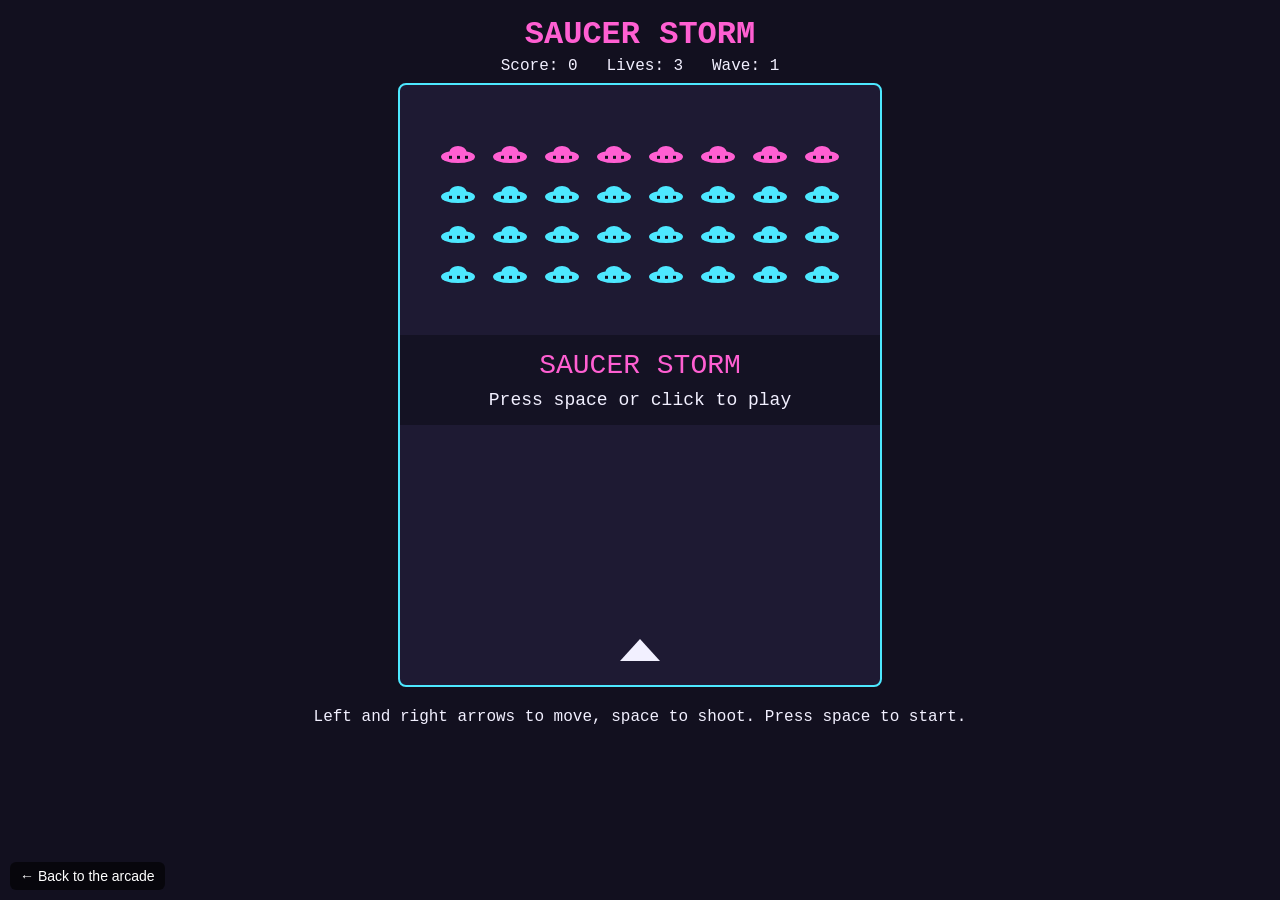
<file: games/saucer-storm.html>
<!DOCTYPE html>
<html lang="en">
<head>
  <meta charset="UTF-8">
  <meta name="viewport" content="width=device-width, initial-scale=1.0">
  <title>Saucer Storm</title>
  <style>
    body { margin: 0; background: #12101f; color: #f2f0ff; font-family: "Courier New", monospace; text-align: center; }
    h1 { color: #ff5fd2; margin: 16px 0 4px; }
    #hud { margin-bottom: 8px; }
    canvas { background: #1e1a33; border: 2px solid #4de8ff; border-radius: 8px; max-width: 95vw; }
    .back { position: fixed; left: 10px; bottom: 10px; color: #fff; background: rgba(0,0,0,.6); padding: 6px 10px; border-radius: 6px; text-decoration: none; font: 14px Arial, sans-serif; }
  </style>
</head>
<body>
  <a class="back" href="../index.html">&larr; Back to the arcade</a>
  <h1>SAUCER STORM</h1>
  <div id="hud">Score: <span id="score">0</span> &nbsp; Lives: <span id="lives">3</span> &nbsp; Wave: <span id="wave">1</span></div>
  <canvas id="game" width="480" height="600"></canvas>
  <p>Left and right arrows to move, space to shoot. Press space to start.</p>

  <script>
    // ----- Setup -----
    const canvas = document.getElementById("game");
    const ctx = canvas.getContext("2d");
    const ROWS = 4, COLS = 8, SW = 34, SH = 18, GAP_X = 18, GAP_Y = 22;

    let ship, shots, bombs, saucers, fleetDir, fleetSpeed, score, lives, wave, running, over, cooldown, hitFlash;

    function makeFleet() {
      saucers = [];
      const width = COLS * SW + (COLS - 1) * GAP_X;
      const left = (canvas.width - width) / 2;
      for (let r = 0; r < ROWS; r++) {
        for (let c = 0; c < COLS; c++) {
          saucers.push({ x: left + c * (SW + GAP_X), y: 60 + r * (SH + GAP_Y), row: r });
        }
      }
      fleetDir = 1;
      fleetSpeed = 0.5 + wave * 0.25;
    }

    function reset() {
      ship = { x: canvas.width / 2 - 20, y: canvas.height - 40, w: 40, h: 16 };
      shots = [];
      bombs = [];
      score = 0;
      lives = 3;
      wave = 1;
      cooldown = 0;
      hitFlash = 0;
      over = false;
      makeFleet();
      updateHud();
    }

    function updateHud() {
      document.getElementById("score").textContent = score;
      document.getElementById("lives").textContent = lives;
      document.getElementById("wave").textContent = wave;
    }

    function start() { reset(); running = true; }

    // ----- Controls -----
    const keys = {};
    document.addEventListener("keydown", function (e) {
      keys[e.key] = true;
      if (e.key === " ") { e.preventDefault(); if (!running) start(); }
      if (e.key === "ArrowLeft" || e.key === "ArrowRight") e.preventDefault();
    });
    document.addEventListener("keyup", function (e) { keys[e.key] = false; });
    canvas.addEventListener("click", function () { if (!running) start(); });

    function hits(a, b) {
      return a.x < b.x + b.w && a.x + a.w > b.x && a.y < b.y + b.h && a.y + a.h > b.y;
    }

    // ----- Game rules -----
    function update() {
      // Ship
      if (keys["ArrowLeft"]) ship.x -= 6;
      if (keys["ArrowRight"]) ship.x += 6;
      ship.x = Math.max(0, Math.min(canvas.width - ship.w, ship.x));

      // Shooting: one shot every few frames
      cooldown--;
      if (keys[" "] && cooldown <= 0) {
        shots.push({ x: ship.x + ship.w / 2 - 2, y: ship.y - 10, w: 4, h: 12 });
        cooldown = 18;
      }
      shots.forEach(function (s) { s.y -= 9; });
      shots = shots.filter(function (s) { return s.y > -20; });

      // Fleet moves side to side, steps down at the edges, speeds up as it shrinks
      const speed = fleetSpeed + (ROWS * COLS - saucers.length) * 0.04;
      let edge = false;
      saucers.forEach(function (a) {
        a.x += speed * fleetDir;
        if (a.x < 8 || a.x + SW > canvas.width - 8) edge = true;
      });
      if (edge) {
        fleetDir *= -1;
        saucers.forEach(function (a) { a.y += 16; a.x += speed * fleetDir; });
      }

      // Saucers drop bombs now and then
      if (saucers.length && Math.random() < 0.012 + wave * 0.004) {
        const a = saucers[Math.floor(Math.random() * saucers.length)];
        bombs.push({ x: a.x + SW / 2 - 3, y: a.y + SH, w: 6, h: 10 });
      }
      bombs.forEach(function (b) { b.y += 3.2 + wave * 0.3; });
      bombs = bombs.filter(function (b) { return b.y < canvas.height + 20; });

      // Shots hit saucers
      shots = shots.filter(function (s) {
        for (let i = 0; i < saucers.length; i++) {
          const a = saucers[i];
          if (hits(s, { x: a.x, y: a.y, w: SW, h: SH })) {
            saucers.splice(i, 1);
            score += 10 * (ROWS - a.row);
            updateHud();
            return false;
          }
        }
        return true;
      });

      // Bombs hit the ship
      bombs = bombs.filter(function (b) {
        if (hits(b, ship)) { lives--; hitFlash = 20; updateHud(); return false; }
        return true;
      });
      if (hitFlash > 0) hitFlash--;

      // Saucers reach the bottom, or no lives left
      const landed = saucers.some(function (a) { return a.y + SH >= ship.y; });
      if (lives <= 0 || landed) { running = false; over = true; return; }

      // Wave cleared: next wave, a little faster
      if (saucers.length === 0) {
        wave++;
        bombs = [];
        shots = [];
        makeFleet();
        updateHud();
      }
    }

    // ----- Drawing -----
    function drawSaucer(a) {
      ctx.fillStyle = a.row === 0 ? "#ff5fd2" : "#4de8ff";
      ctx.beginPath();
      ctx.ellipse(a.x + SW / 2, a.y + SH * 0.65, SW / 2, SH * 0.35, 0, 0, Math.PI * 2);
      ctx.fill();
      ctx.beginPath();
      ctx.ellipse(a.x + SW / 2, a.y + SH * 0.4, SW / 4, SH * 0.35, 0, Math.PI, 0);
      ctx.fill();
      ctx.fillStyle = "#12101f";
      for (let i = 0; i < 3; i++) ctx.fillRect(a.x + 8 + i * 8, a.y + SH * 0.6, 3, 3);
    }

    function drawShip() {
      if (hitFlash > 0 && hitFlash % 4 < 2) return;
      ctx.fillStyle = "#f2f0ff";
      ctx.beginPath();
      ctx.moveTo(ship.x, ship.y + ship.h);
      ctx.lineTo(ship.x + ship.w / 2, ship.y - 6);
      ctx.lineTo(ship.x + ship.w, ship.y + ship.h);
      ctx.closePath();
      ctx.fill();
    }

    function draw() {
      ctx.clearRect(0, 0, canvas.width, canvas.height);
      saucers.forEach(drawSaucer);
      drawShip();
      ctx.fillStyle = "#4de8ff";
      shots.forEach(function (s) { ctx.fillRect(s.x, s.y, s.w, s.h); });
      ctx.fillStyle = "#ff5fd2";
      bombs.forEach(function (b) { ctx.fillRect(b.x, b.y, b.w, b.h); });

      if (!running) {
        ctx.fillStyle = "rgba(18,16,31,.75)";
        ctx.fillRect(0, canvas.height / 2 - 50, canvas.width, 90);
        ctx.textAlign = "center";
        ctx.fillStyle = "#ff5fd2";
        ctx.font = "28px Courier New";
        ctx.fillText(over ? "GAME OVER - " + score : "SAUCER STORM", canvas.width / 2, canvas.height / 2 - 12);
        ctx.fillStyle = "#f2f0ff";
        ctx.font = "18px Courier New";
        ctx.fillText("Press space or click to play", canvas.width / 2, canvas.height / 2 + 20);
      }
    }

    function loop() {
      if (running) update();
      draw();
      requestAnimationFrame(loop);
    }

    reset();
    running = false;
    loop();
  </script>
</body>
</html>
</file>
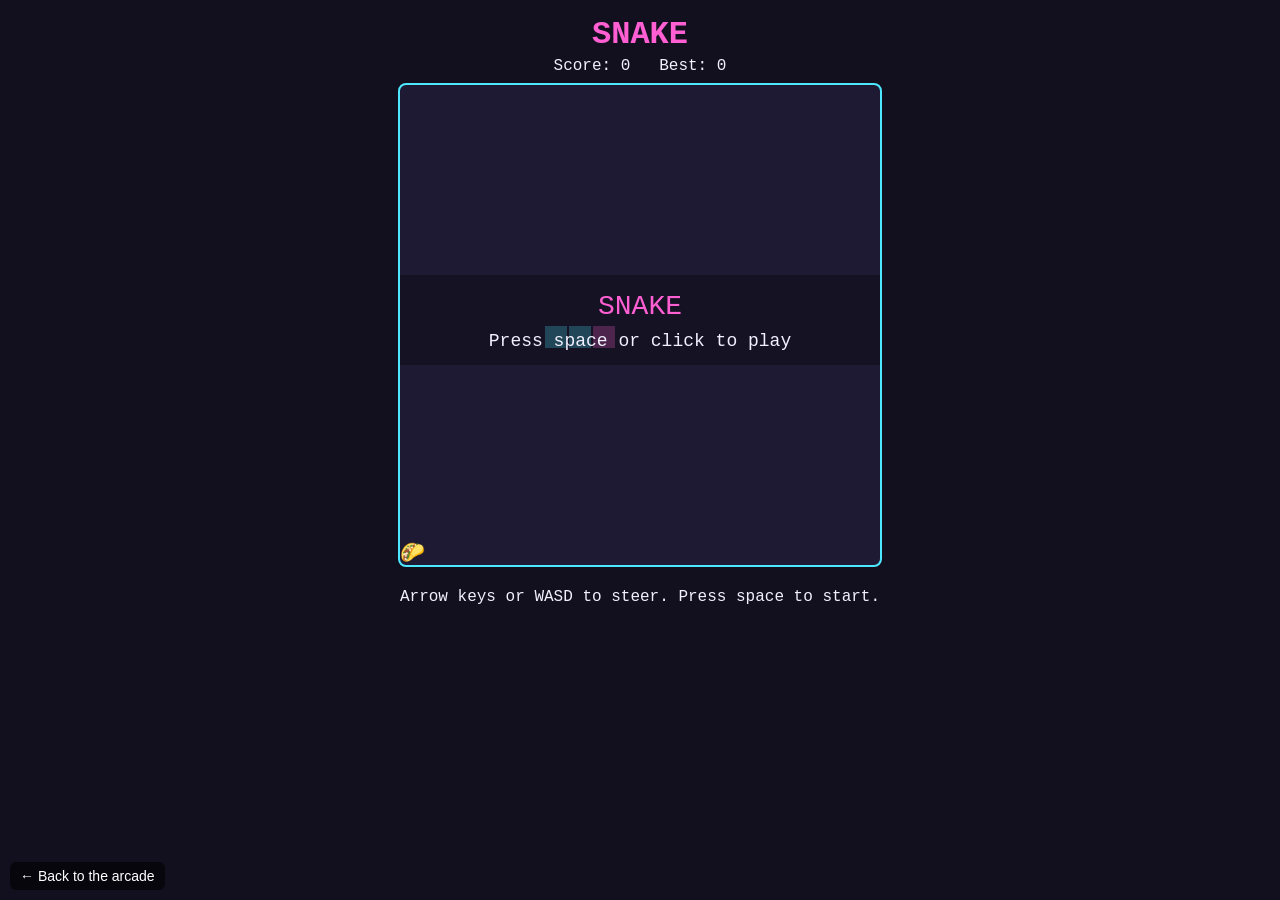
<file: games/snake.html>
<!DOCTYPE html>
<html lang="en">
<head>
  <meta charset="UTF-8">
  <meta name="viewport" content="width=device-width, initial-scale=1.0">
  <title>Snake</title>
  <style>
    body { margin: 0; background: #12101f; color: #f2f0ff; font-family: "Courier New", monospace; text-align: center; }
    h1 { color: #ff5fd2; margin: 16px 0 4px; }
    #hud { margin-bottom: 8px; }
    canvas { background: #1e1a33; border: 2px solid #4de8ff; border-radius: 8px; max-width: 95vw; }
    .back { position: fixed; left: 10px; bottom: 10px; color: #fff; background: rgba(0,0,0,.6); padding: 6px 10px; border-radius: 6px; text-decoration: none; font: 14px Arial, sans-serif; }
  </style>
</head>
<body>
  <a class="back" href="../index.html">&larr; Back to the arcade</a>
  <h1>SNAKE</h1>
  <div id="hud">Score: <span id="score">0</span> &nbsp; Best: <span id="best">0</span></div>
  <canvas id="game" width="480" height="480"></canvas>
  <p>Arrow keys or WASD to steer. Press space to start.</p>

  <script>
    // ----- Setup -----
    const canvas = document.getElementById("game");
    const ctx = canvas.getContext("2d");
    const CELL = 24;
    const COLS = canvas.width / CELL;
    const ROWS = canvas.height / CELL;
    const FOOD = "\u{1F32E}";

    let snake, dir, nextDir, food, score, best, running, over, tick, stepEvery;
    best = 0;

    function reset() {
      snake = [{ x: 8, y: 10 }, { x: 7, y: 10 }, { x: 6, y: 10 }];
      dir = { x: 1, y: 0 };
      nextDir = dir;
      score = 0;
      tick = 0;
      stepEvery = 8;
      over = false;
      placeFood();
      updateHud();
    }

    function placeFood() {
      do {
        food = { x: Math.floor(Math.random() * COLS), y: Math.floor(Math.random() * ROWS) };
      } while (snake.some(function (s) { return s.x === food.x && s.y === food.y; }));
    }

    function updateHud() {
      document.getElementById("score").textContent = score;
      document.getElementById("best").textContent = best;
    }

    function start() { reset(); running = true; }

    // ----- Controls -----
    const TURNS = {
      ArrowUp: { x: 0, y: -1 }, w: { x: 0, y: -1 },
      ArrowDown: { x: 0, y: 1 }, s: { x: 0, y: 1 },
      ArrowLeft: { x: -1, y: 0 }, a: { x: -1, y: 0 },
      ArrowRight: { x: 1, y: 0 }, d: { x: 1, y: 0 }
    };
    document.addEventListener("keydown", function (e) {
      if (e.key === " ") { e.preventDefault(); if (!running) start(); return; }
      const turn = TURNS[e.key];
      if (!turn) return;
      e.preventDefault();
      // No turning straight back into yourself.
      if (turn.x !== -dir.x || turn.y !== -dir.y) nextDir = turn;
    });
    canvas.addEventListener("click", function () { if (!running) start(); });

    // ----- Game rules -----
    function update() {
      tick++;
      if (tick < stepEvery) return;
      tick = 0;

      dir = nextDir;
      const head = { x: snake[0].x + dir.x, y: snake[0].y + dir.y };

      const hitWall = head.x < 0 || head.y < 0 || head.x >= COLS || head.y >= ROWS;
      const hitSelf = snake.some(function (s) { return s.x === head.x && s.y === head.y; });
      if (hitWall || hitSelf) {
        running = false;
        over = true;
        best = Math.max(best, score);
        updateHud();
        return;
      }

      snake.unshift(head);
      if (head.x === food.x && head.y === food.y) {
        score++;
        stepEvery = Math.max(3, 8 - Math.floor(score / 4));
        placeFood();
        updateHud();
      } else {
        snake.pop();
      }
    }

    // ----- Drawing -----
    function draw() {
      ctx.clearRect(0, 0, canvas.width, canvas.height);

      ctx.font = "20px serif";
      ctx.textAlign = "center";
      ctx.textBaseline = "middle";
      ctx.fillText(FOOD, food.x * CELL + CELL / 2, food.y * CELL + CELL / 2 + 1);

      snake.forEach(function (s, i) {
        ctx.fillStyle = i === 0 ? "#ff5fd2" : "#4de8ff";
        ctx.fillRect(s.x * CELL + 1, s.y * CELL + 1, CELL - 2, CELL - 2);
      });

      if (!running) {
        ctx.fillStyle = "rgba(18,16,31,.75)";
        ctx.fillRect(0, canvas.height / 2 - 50, canvas.width, 90);
        ctx.fillStyle = "#ff5fd2";
        ctx.font = "28px Courier New";
        ctx.fillText(over ? "GAME OVER - " + score : "SNAKE", canvas.width / 2, canvas.height / 2 - 18);
        ctx.fillStyle = "#f2f0ff";
        ctx.font = "18px Courier New";
        ctx.fillText("Press space or click to play", canvas.width / 2, canvas.height / 2 + 16);
      }
    }

    function loop() {
      if (running) update();
      draw();
      requestAnimationFrame(loop);
    }

    reset();
    running = false;
    loop();
  </script>
</body>
</html>
</file>
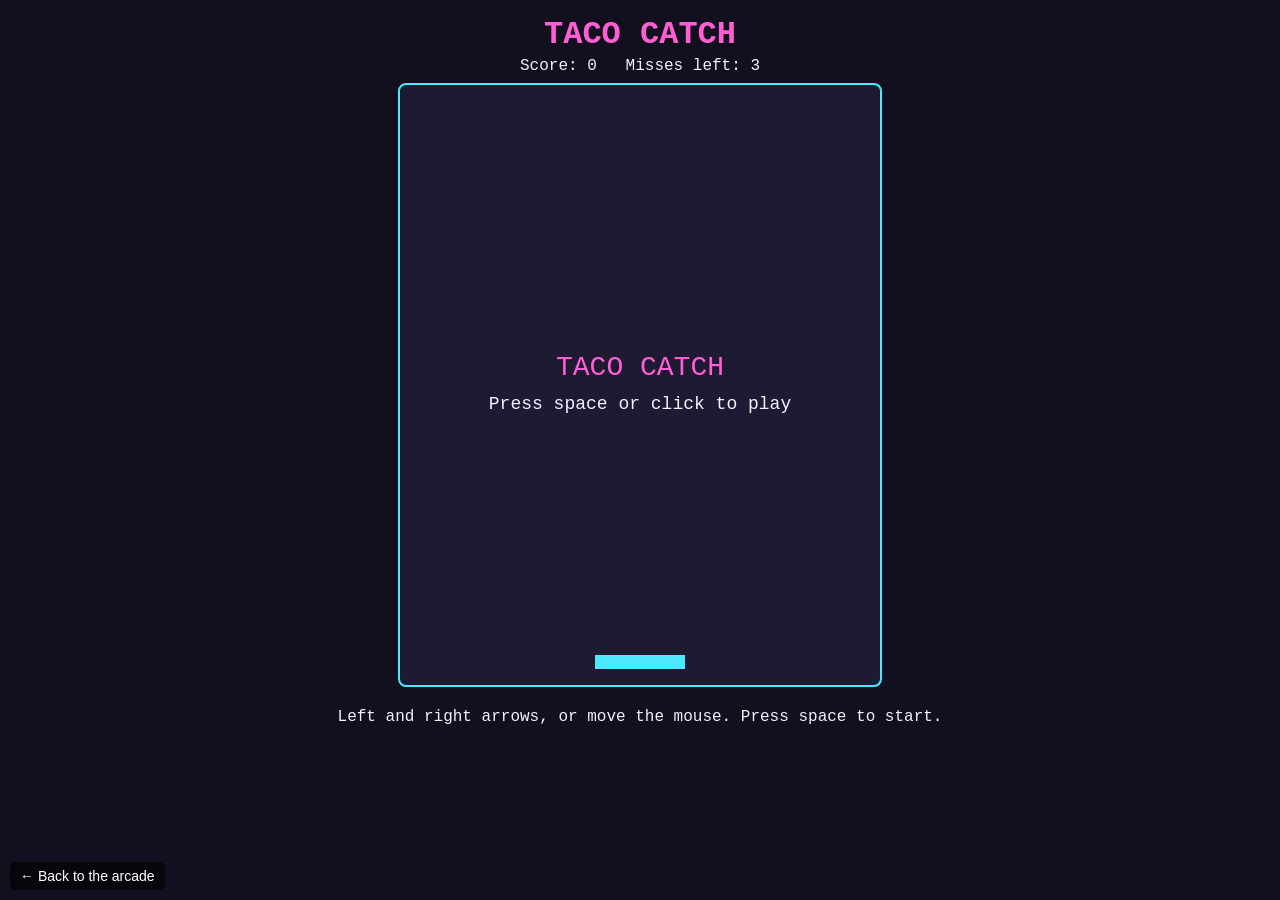
<file: games/taco-catch.html>
<!DOCTYPE html>
<html lang="en">
<head>
  <meta charset="UTF-8">
  <meta name="viewport" content="width=device-width, initial-scale=1.0">
  <title>Taco Catch</title>
  <style>
    body { margin: 0; background: #12101f; color: #f2f0ff; font-family: "Courier New", monospace; text-align: center; }
    h1 { color: #ff5fd2; margin: 16px 0 4px; }
    #hud { margin-bottom: 8px; }
    canvas { background: #1e1a33; border: 2px solid #4de8ff; border-radius: 8px; max-width: 95vw; }
    .back { position: fixed; left: 10px; bottom: 10px; color: #fff; background: rgba(0,0,0,.6); padding: 6px 10px; border-radius: 6px; text-decoration: none; font: 14px Arial, sans-serif; }
  </style>
</head>
<body>
  <a class="back" href="../index.html">&larr; Back to the arcade</a>
  <h1>TACO CATCH</h1>
  <div id="hud">Score: <span id="score">0</span> &nbsp; Misses left: <span id="lives">3</span></div>
  <canvas id="game" width="480" height="600"></canvas>
  <p>Left and right arrows, or move the mouse. Press space to start.</p>

  <script>
    // ----- Setup -----
    const canvas = document.getElementById("game");
    const ctx = canvas.getContext("2d");
    const TACO = "\u{1F32E}";

    let plate, tacos, score, lives, running, spawnTimer, speed;

    function reset() {
      plate = { x: canvas.width / 2 - 45, y: canvas.height - 30, w: 90, h: 14 };
      tacos = [];
      score = 0;
      lives = 3;
      speed = 2;
      spawnTimer = 0;
      updateHud();
    }

    function updateHud() {
      document.getElementById("score").textContent = score;
      document.getElementById("lives").textContent = lives;
    }

    // ----- Controls -----
    const keys = {};
    document.addEventListener("keydown", function (e) {
      keys[e.key] = true;
      if (e.key === " " && !running) { reset(); running = true; }
      if (e.key === " ") e.preventDefault();
    });
    document.addEventListener("keyup", function (e) { keys[e.key] = false; });
    canvas.addEventListener("mousemove", function (e) {
      const rect = canvas.getBoundingClientRect();
      const x = (e.clientX - rect.left) * (canvas.width / rect.width);
      plate.x = x - plate.w / 2;
    });
    canvas.addEventListener("click", function () { if (!running) { reset(); running = true; } });

    // ----- Game rules -----
    function update() {
      if (keys["ArrowLeft"]) plate.x -= 7;
      if (keys["ArrowRight"]) plate.x += 7;
      plate.x = Math.max(0, Math.min(canvas.width - plate.w, plate.x));

      spawnTimer--;
      if (spawnTimer <= 0) {
        tacos.push({ x: 20 + Math.random() * (canvas.width - 40), y: -20 });
        spawnTimer = Math.max(25, 70 - score);
      }

      tacos.forEach(function (t) { t.y += speed; });

      tacos = tacos.filter(function (t) {
        const caught = t.y > plate.y - 10 && t.y < plate.y + plate.h && t.x > plate.x && t.x < plate.x + plate.w;
        if (caught) { score++; speed = 2 + score * 0.08; updateHud(); return false; }
        if (t.y > canvas.height + 20) { lives--; updateHud(); return false; }
        return true;
      });

      if (lives <= 0) running = false;
    }

    // ----- Drawing -----
    function draw() {
      ctx.clearRect(0, 0, canvas.width, canvas.height);
      ctx.fillStyle = "#4de8ff";
      ctx.fillRect(plate.x, plate.y, plate.w, plate.h);

      ctx.font = "32px serif";
      ctx.textAlign = "center";
      tacos.forEach(function (t) { ctx.fillText(TACO, t.x, t.y); });

      if (!running) {
        ctx.fillStyle = "#ff5fd2";
        ctx.font = "28px Courier New";
        ctx.fillText(lives <= 0 ? "GAME OVER - " + score : "TACO CATCH", canvas.width / 2, canvas.height / 2 - 10);
        ctx.fillStyle = "#f2f0ff";
        ctx.font = "18px Courier New";
        ctx.fillText("Press space or click to play", canvas.width / 2, canvas.height / 2 + 24);
      }
    }

    function loop() {
      if (running) update();
      draw();
      requestAnimationFrame(loop);
    }

    reset();
    running = false;
    loop();
  </script>
</body>
</html>
</file>
<file: style.css>
/* The arcade's look. Colors are set once here and used everywhere. */
:root {
  --bg: #12101f;
  --card: #1e1a33;
  --text: #f2f0ff;
  --muted: #a9a3c9;
  --neon: #ff5fd2;
  --neon-2: #4de8ff;
}

* { box-sizing: border-box; }

body {
  margin: 0;
  background: var(--bg);
  color: var(--text);
  font-family: "Courier New", monospace;
  padding: 24px 16px;
}

header { text-align: center; margin-bottom: 32px; }

h1 {
  font-size: 48px;
  letter-spacing: 6px;
  margin: 0 0 8px;
  color: var(--neon);
  text-shadow: 0 0 12px var(--neon);
}

header p, footer p { color: var(--muted); }

#game-list {
  display: grid;
  grid-template-columns: repeat(auto-fill, minmax(240px, 1fr));
  gap: 20px;
  max-width: 1000px;
  margin: 0 auto;
}

.card {
  display: block;
  background: var(--card);
  border: 2px solid var(--neon-2);
  border-radius: 12px;
  padding: 20px;
  color: var(--text);
  text-decoration: none;
  transition: transform 0.15s, box-shadow 0.15s;
}

.card:hover {
  transform: translateY(-4px);
  box-shadow: 0 0 18px var(--neon-2);
}

.card h2 { margin: 0 0 8px; color: var(--neon-2); }
.card .controls { font-size: 13px; color: var(--muted); }

.card .play {
  display: inline-block;
  margin-top: 8px;
  padding: 6px 14px;
  background: var(--neon);
  color: var(--bg);
  font-weight: bold;
  border-radius: 6px;
}

footer { text-align: center; margin-top: 32px; }
</file>
